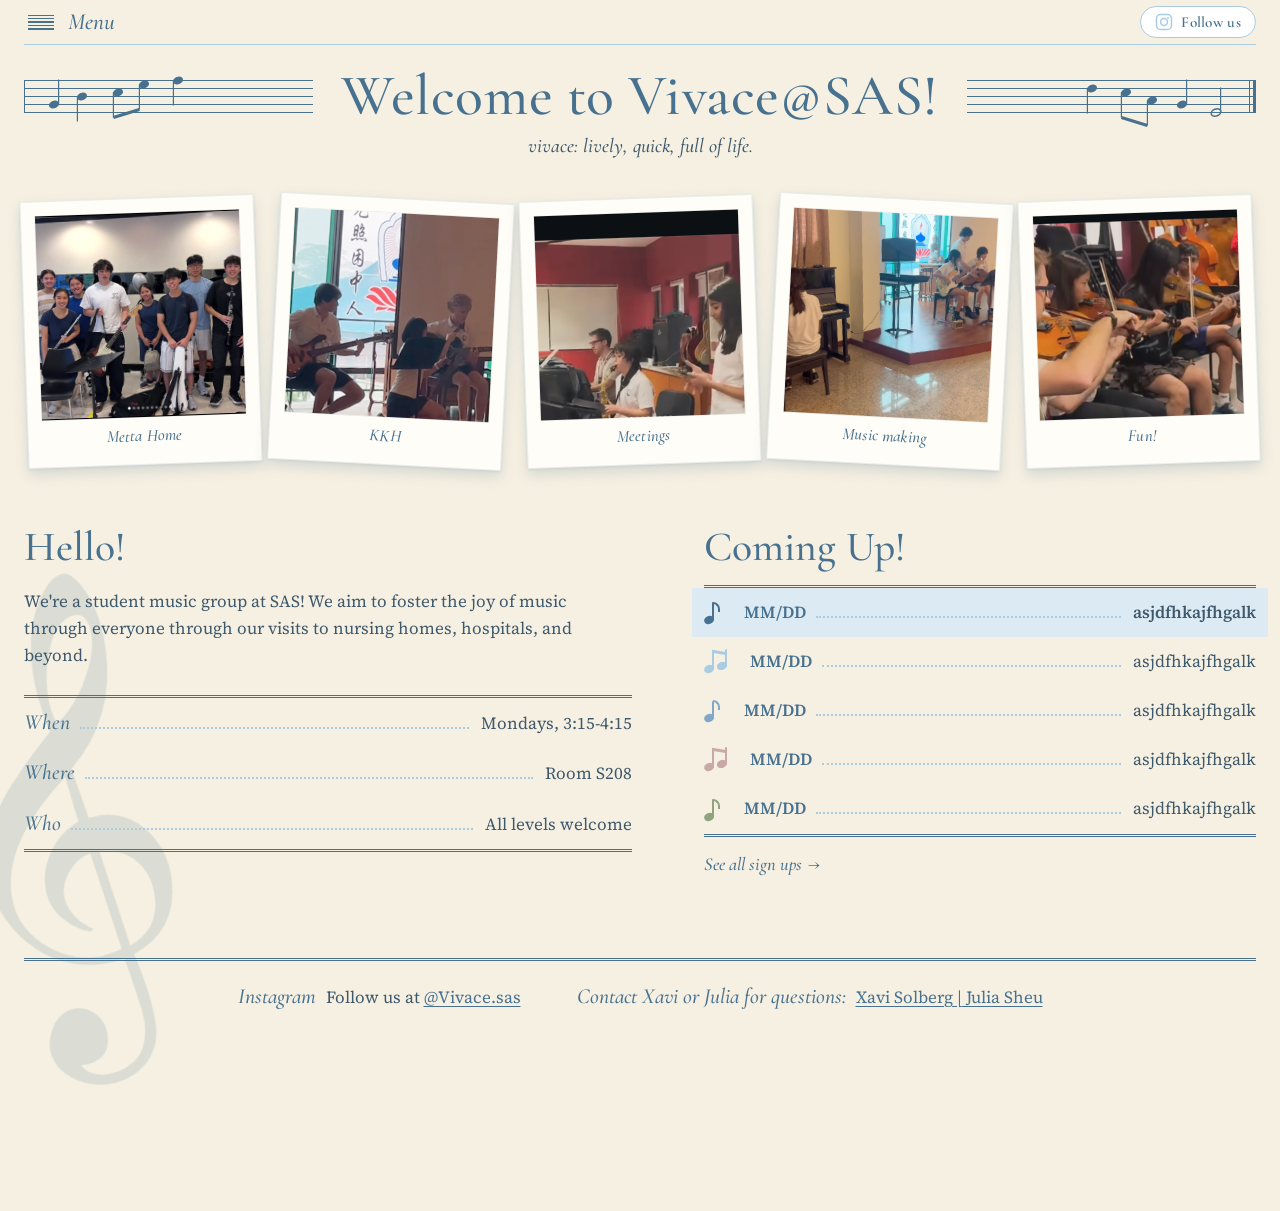
<file: index.html>
<!DOCTYPE html>
<html lang="en">
<head>
    <meta charset="UTF-8">
    <meta name="viewport" content="width=device-width, initial-scale=1.0">
    <title>Vivace@SAS</title>
    <meta name="description" content="Vivace@SAS is a student music group. Find rehearsals, upcoming events and how to join.">
    <meta property="og:title" content="Vivace@SAS">
    <meta property="og:description" content="Find rehearsals, upcoming events and how to join.">
    <link rel="icon" href="data:image/svg+xml,<svg xmlns=%22http://www.w3.org/2000/svg%22 viewBox=%220 0 100 100%22><text y=%22.9em%22 font-size=%2290%22>♪</text></svg>">
    <link rel="preconnect" href="https://fonts.googleapis.com">
    <link rel="preconnect" href="https://fonts.gstatic.com" crossorigin>
    <link href="https://fonts.googleapis.com/css2?family=Cormorant+Garamond:ital,wght@0,500;0,600;1,500&family=Source+Serif+4:ital,wght@0,400;0,600;1,400&display=swap" rel="stylesheet">
    <link rel="stylesheet" href="styles.css">
    <script src="script.js" defer></script>
</head>
<body class="home">
    <a class="skip" href="#main">Skip to content</a>

    <div class="page">

        <nav class="site-nav" aria-label="Main">
            <div class="menu-wrap">
                <button class="menu-btn" aria-expanded="false" aria-controls="menu">
                    <span class="bars" aria-hidden="true">
                        <span></span><span></span><span></span><span></span><span></span>
                        <span></span><span></span>
                    </span>
                    Menu
                </button>
                <ul class="menu" id="menu" hidden>
                    <li><a href="index.html" aria-current="page">Home</a></li>
                    <li><a href="about.html">About Us</a></li>
                    <li><a href="signups.html">Sign Ups</a></li>
                    <li><a href="forms.html">Forms</a></li>
                    <li><a href="rec.html">Resources</a></li>
                </ul>
            </div>
                        <a class="nav-follow" href="https://www.instagram.com/vivace.sas" target="_blank" rel="noopener noreferrer">
            <svg class="ig-icon" viewBox="0 0 24 24" width="18" height="18" aria-hidden="true" focusable="false">
            <rect x="2" y="2" width="20" height="20" rx="5.5" fill="none" stroke="currentColor" stroke-width="2"/>
            <circle cx="12" cy="12" r="4.6" fill="none" stroke="currentColor" stroke-width="2"/>
            <circle cx="17.4" cy="6.6" r="1.4" fill="currentColor"/>
            </svg>
            <span class="follow-label">Follow us</span>
            </a>
        </nav>

        <header class="masthead">
            <div class="title-staff">
                <!-- Decorative: the first half of a melody, on a staff that runs into the title -->
                <div class="staff left" aria-hidden="true">
                    <svg viewBox="0 0 160 33" focusable="false" fill="currentColor" stroke="currentColor" stroke-width="1.2">
                        <g class="n" style="--i:0">
                            <ellipse cx="14" cy="24.5" rx="5.2" ry="3.8" stroke="none" transform="rotate(-20 14 24.5)"/>
                            <line x1="18.6" y1="24" x2="18.6" y2="-0.5"/>
                        </g>
                        <g class="n" style="--i:1">
                            <ellipse cx="42" cy="16.5" rx="5.2" ry="3.8" stroke="none" transform="rotate(-20 42 16.5)"/>
                            <line x1="37.4" y1="16.5" x2="37.4" y2="41.5"/>
                        </g>
                        <g class="n" style="--i:2">
                            <ellipse cx="78" cy="12.5" rx="5.2" ry="3.8" stroke="none" transform="rotate(-20 78 12.5)"/>
                            <line x1="73.4" y1="12.5" x2="73.4" y2="37.5"/>
                        </g>
                        <g class="n" style="--i:3">
                            <ellipse cx="104" cy="4.5" rx="5.2" ry="3.8" stroke="none" transform="rotate(-20 104 4.5)"/>
                            <line x1="99.4" y1="4.5" x2="99.4" y2="29.5"/>
                            <line x1="73.4" y1="37.5" x2="99.4" y2="29.5" stroke-width="3.2"/>
                        </g>
                        <g class="n" style="--i:4">
                            <ellipse cx="138" cy="0.5" rx="5.2" ry="3.8" stroke="none" transform="rotate(-20 138 0.5)"/>
                            <line x1="133.4" y1="0.5" x2="133.4" y2="25.5"/>
                        </g>
                    </svg>
                </div>

                <h1>Welcome to Vivace@SAS!</h1>

                <!-- ...and the second half, resolving on a half note -->
                <div class="staff right" aria-hidden="true">
                    <svg viewBox="0 0 160 33" focusable="false" fill="currentColor" stroke="currentColor" stroke-width="1.2">
                        <g class="n" style="--i:5">
                            <ellipse cx="16" cy="8.5" rx="5.2" ry="3.8" stroke="none" transform="rotate(-20 16 8.5)"/>
                            <line x1="11.4" y1="8.5" x2="11.4" y2="33.5"/>
                        </g>
                        <g class="n" style="--i:6">
                            <ellipse cx="50" cy="12.5" rx="5.2" ry="3.8" stroke="none" transform="rotate(-20 50 12.5)"/>
                            <line x1="45.4" y1="12.5" x2="45.4" y2="37.5"/>
                        </g>
                        <g class="n" style="--i:7">
                            <ellipse cx="76" cy="20.5" rx="5.2" ry="3.8" stroke="none" transform="rotate(-20 76 20.5)"/>
                            <line x1="71.4" y1="20.5" x2="71.4" y2="45.5"/>
                            <line x1="45.4" y1="37.5" x2="71.4" y2="45.5" stroke-width="3.2"/>
                        </g>
                        <g class="n" style="--i:8">
                            <ellipse cx="106" cy="24.5" rx="5.2" ry="3.8" stroke="none" transform="rotate(-20 106 24.5)"/>
                            <line x1="110.6" y1="24" x2="110.6" y2="-0.5"/>
                        </g>
                        <g class="n" style="--i:9">
                            <ellipse cx="140" cy="32.5" rx="5" ry="3.5" fill="none" stroke-width="1.5" transform="rotate(-20 140 32.5)"/>
                            <line x1="144.6" y1="32" x2="144.6" y2="7.5"/>
                        </g>
                    </svg>
                </div>
            </div>
            <p class="tempo">vivace: lively, quick, full of life.</p>
        </header>

        <main id="main">
            <ul class="pics">
                <!-- data-caption shows a polaroid-style caption under each photo -->
                <li data-caption="Metta Home"><img src="photos/hp_photots/1.png" alt="Vivace members rehearsing and performing together (photo 1)"></li>
                <li data-caption="KKH"><img src="photos/hp_photots/2.png" alt="Vivace members rehearsing and performing together (photo 2)"></li>
                <li data-caption="Meetings"><img src="photos/hp_photots/4.png" alt="Vivace members rehearsing and performing together (photo 3)"></li>
                <li data-caption="Music making"><img src="photos/hp_photots/3.png" alt="Vivace members rehearsing and performing together (photo 4)"></li>
                <li data-caption="Fun!"><img src="photos/hp_photots/5.png" alt="Vivace members rehearsing and performing together (photo 5)"></li>
            </ul>

            <div class="bottom">
                <section class="comingup hello">
                    <h2 class="section-title">Hello!</h2>
                    <!-- Placeholder copy: edit to match what the club really does -->
                    <p>We're a student music group at SAS! We aim to foster the joy of music through everyone through our visits to nursing homes, hospitals, and beyond.</p>
                    <!-- Placeholder details: fill in your real day, time and room -->
                    <dl class="details">
                        <div><dt>When</dt><dd>Mondays, 3:15-4:15</dd></div>
                        <div><dt>Where</dt><dd>Room S208</dd></div>
                        <div><dt>Who</dt><dd>All levels welcome</dd></div>
                    </dl>
                    
                </section>

                <section class="comingup">
                    <h2 class="section-title">Coming Up!</h2>
                    <!-- When you add real dates, wrap each in <time datetime="2026-11-05">11/05</time> -->
                    <ul>
                        <li class="next"><span class="note-bullet eighth" style="--ink: #47718F" aria-hidden="true"><i></i></span><span class="date"><span class="sr-only">Next event: </span>MM/DD</span><span class="what">asjdfhkajfhgalk</span></li>
                        <li><span class="note-bullet beamed" style="--ink: #A9CCE3" aria-hidden="true"><i></i><b></b></span><span class="date">MM/DD</span><span class="what">asjdfhkajfhgalk</span></li>
                        <li><span class="note-bullet eighth" style="--ink: #7FA8C9" aria-hidden="true"><i></i></span><span class="date">MM/DD</span><span class="what">asjdfhkajfhgalk</span></li>
                        <li><span class="note-bullet beamed" style="--ink: #C9A9A6" aria-hidden="true"><i></i><b></b></span><span class="date">MM/DD</span><span class="what">asjdfhkajfhgalk</span></li>
                        <li><span class="note-bullet eighth" style="--ink: #8FA37E" aria-hidden="true"><i></i></span><span class="date">MM/DD</span><span class="what">asjdfhkajfhgalk</span></li>
                    </ul>
                    <a class="see-signups" href="signups.html">See all sign ups <span aria-hidden="true">&rarr;</span></a>
                </section>
            </div>
        </main>

        <footer class="site-footer">
            <div class="footer-cols">
                <div>
                    <h3>Instagram</h3>
                    <p>Follow us at <a href="https://www.instagram.com/vivace.sas">@Vivace.sas</a></p>
                </div>
                <div>
                    <h3>Contact Xavi or Julia for questions:</h3>
                    <p><a href="https://mail.google.com/mail/?view=cm&to=solberg49314@sas.edu.sg" target="_blank" rel="noopener noreferrer">Xavi Solberg   |</a><a href="https://mail.google.com/mail/?view=cm&to=sheu49085@sas.edu.sg" target="_blank" rel="noopener noreferrer">  Julia Sheu</a></p>
                </div>
            </div>
        </footer>

        <!-- Decorative: faint treble clef in the bottom-left corner of the page -->
        <div class="treble-clef" aria-hidden="true"></div>

    </div>
</body>
</html>
</file>
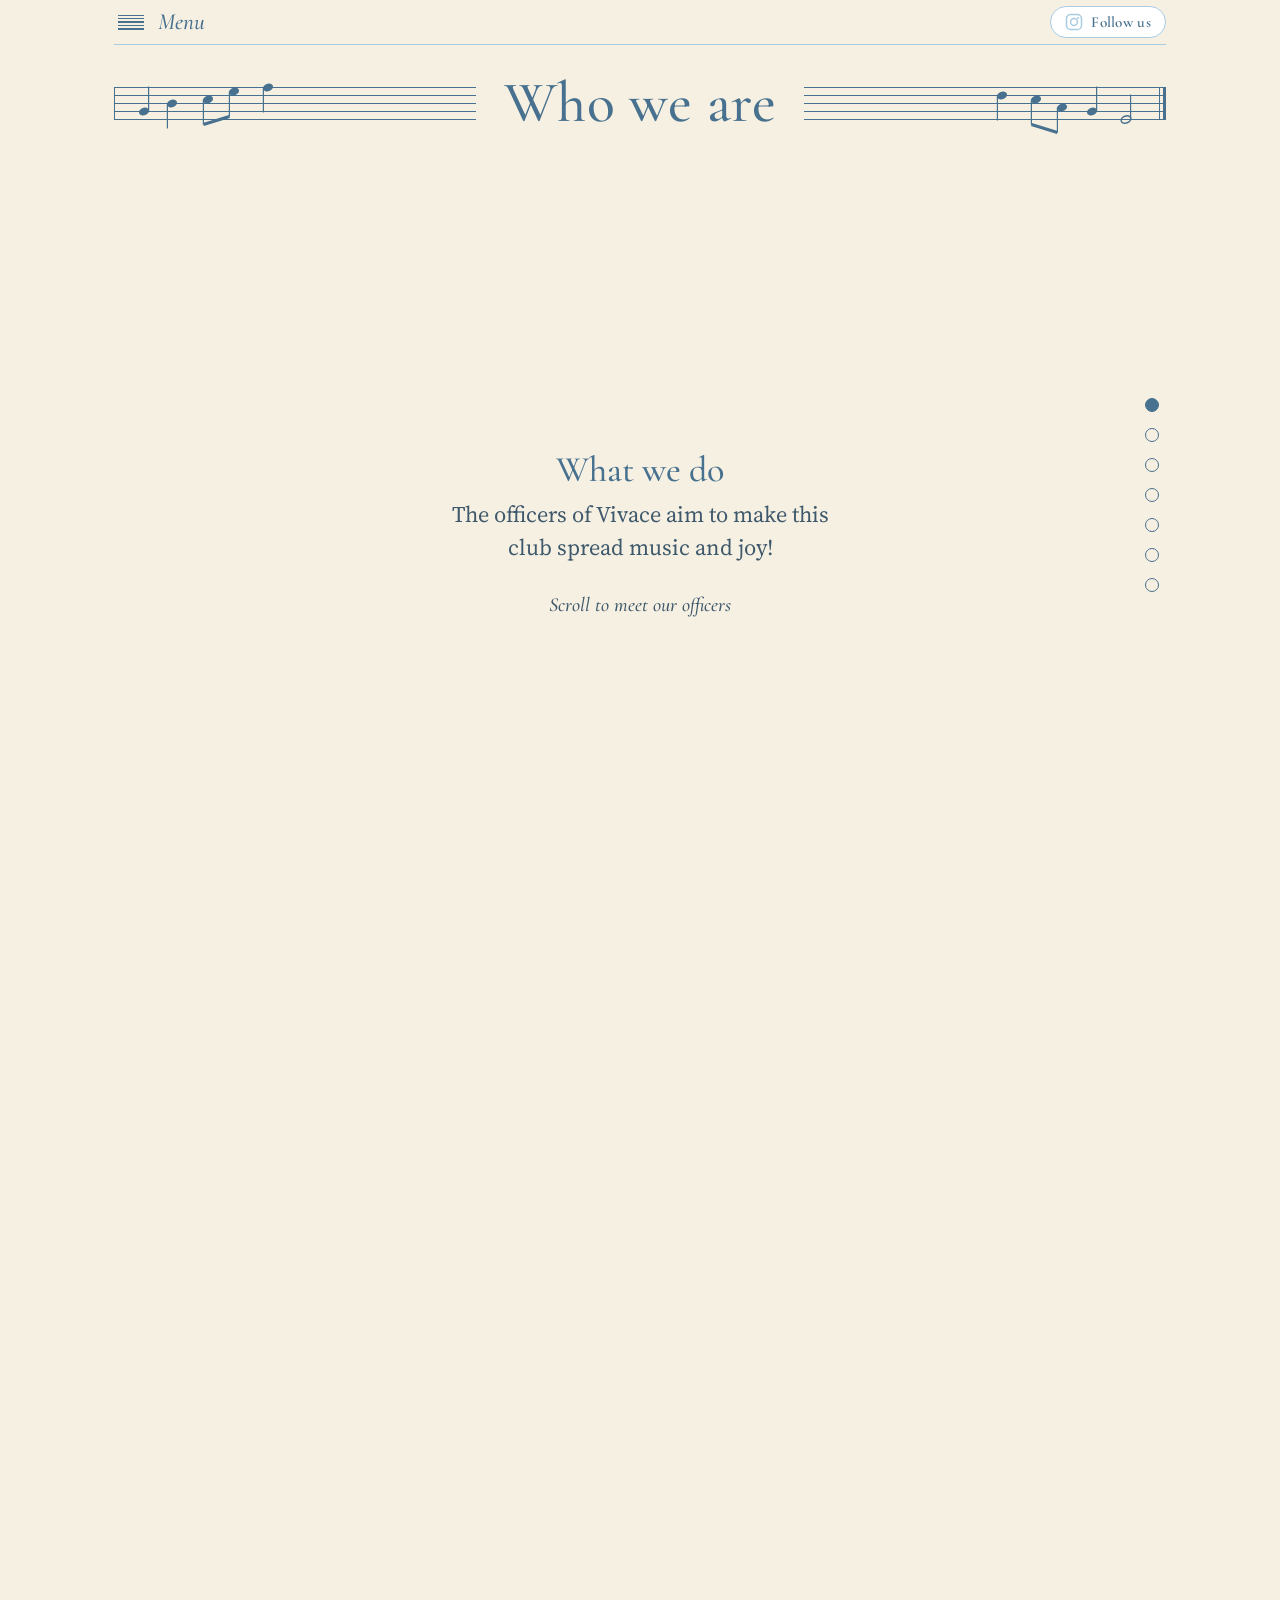
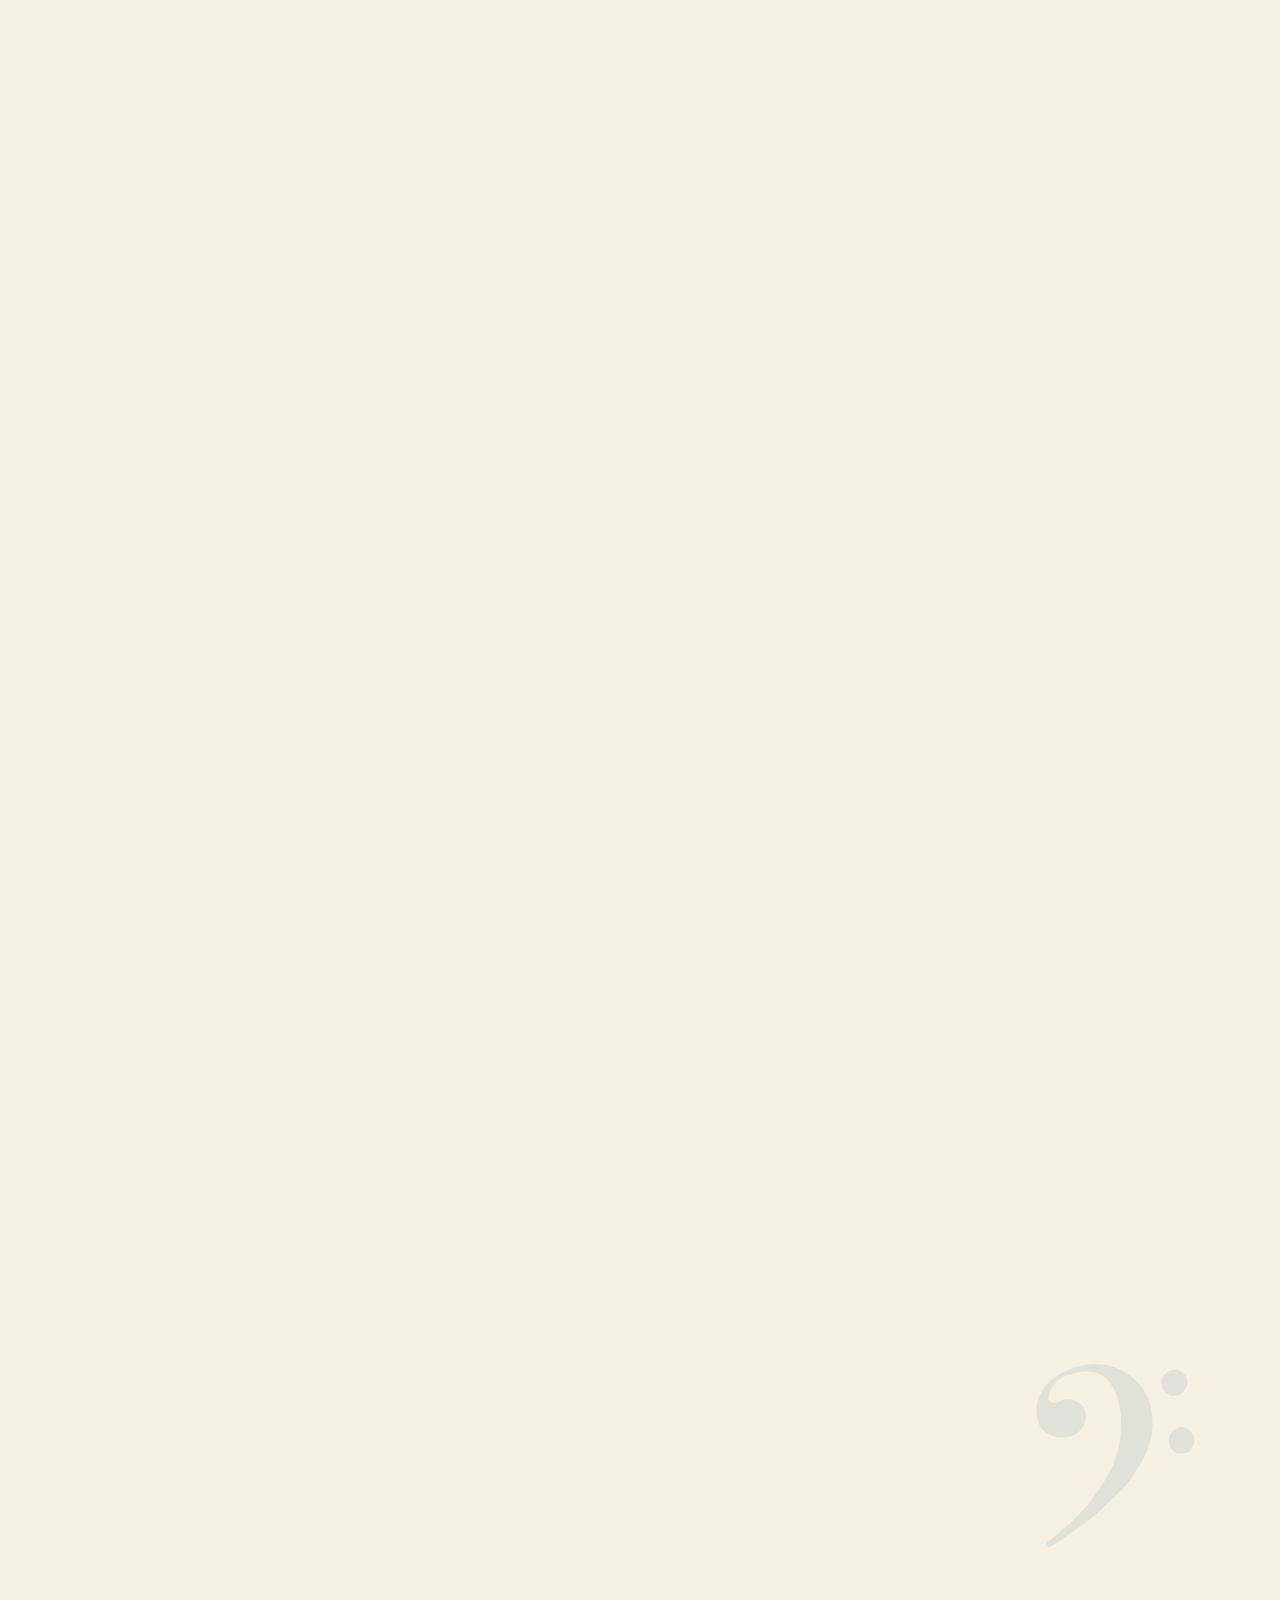
<file: about.html>
<!DOCTYPE html>
<html lang="en">
<head>
    <meta charset="UTF-8">
    <meta name="viewport" content="width=device-width, initial-scale=1.0">
    <meta name="description" content="Meet the Vivace@SAS officers and learn what our student music club does throughout the year.">
    <title>Who We Are | Vivace@SAS</title>
    <link rel="icon" href="data:image/svg+xml,<svg xmlns=%22http://www.w3.org/2000/svg%22 viewBox=%220 0 100 100%22><text y=%22.9em%22 font-size=%2290%22>%E2%99%AC</text></svg>">
    <link rel="preconnect" href="https://fonts.googleapis.com">
    <link rel="preconnect" href="https://fonts.gstatic.com" crossorigin>
    <link href="https://fonts.googleapis.com/css2?family=Cormorant+Garamond:ital,wght@0,500;0,600;1,500&family=Source+Serif+4:ital,wght@0,400;0,600;1,400&display=swap" rel="stylesheet">
    <link rel="stylesheet" href="styles.css">
    <script src="script.js" defer></script>
</head>
<body class="about">
    <a class="skip" href="#main">Skip to content</a>

    <div class="page">

        <nav class="site-nav" aria-label="Main">
            <div class="menu-wrap">
                <button class="menu-btn" aria-expanded="false" aria-controls="menu">
                    <span class="bars" aria-hidden="true">
                        <span></span><span></span><span></span><span></span><span></span>
                        <span></span><span></span>
                    </span>
                    Menu
                </button>
                <ul class="menu" id="menu" hidden>
                    <li><a href="index.html">Home</a></li>
                    <li><a href="about.html" aria-current="page">About Us</a></li>
                    <li><a href="signups.html">Sign Ups</a></li>
                    <li><a href="forms.html">Forms</a></li>
                    <li><a href="rec.html">Resources</a></li>
                </ul>
            </div>
                        <a class="nav-follow" href="https://www.instagram.com/vivace.sas" target="_blank" rel="noopener noreferrer">
            <svg class="ig-icon" viewBox="0 0 24 24" width="18" height="18" aria-hidden="true" focusable="false">
            <rect x="2" y="2" width="20" height="20" rx="5.5" fill="none" stroke="currentColor" stroke-width="2"/>
            <circle cx="12" cy="12" r="4.6" fill="none" stroke="currentColor" stroke-width="2"/>
            <circle cx="17.4" cy="6.6" r="1.4" fill="currentColor"/>
            </svg>
            <span class="follow-label">Follow us</span>
            </a>
        </nav>

        <main id="main">
        <!-- Scrolling display: the first frame is "What we do", then one frame per officer.
             The frames swap in the same spot as you scroll (see script.js). -->
        <div class="scene">
          <div class="stage">
            <header class="masthead">
            <div class="title-staff">
                   <div class="staff left" aria-hidden="true">
                    <svg viewBox="0 0 160 33" focusable="false" fill="currentColor" stroke="currentColor" stroke-width="1.2">
                        <g class="n" style="--i:0">
                            <ellipse cx="14" cy="24.5" rx="5.2" ry="3.8" stroke="none" transform="rotate(-20 14 24.5)"/>
                            <line x1="18.6" y1="24" x2="18.6" y2="-0.5"/>
                        </g>
                        <g class="n" style="--i:1">
                            <ellipse cx="42" cy="16.5" rx="5.2" ry="3.8" stroke="none" transform="rotate(-20 42 16.5)"/>
                            <line x1="37.4" y1="16.5" x2="37.4" y2="41.5"/>
                        </g>
                        <g class="n" style="--i:2">
                            <ellipse cx="78" cy="12.5" rx="5.2" ry="3.8" stroke="none" transform="rotate(-20 78 12.5)"/>
                            <line x1="73.4" y1="12.5" x2="73.4" y2="37.5"/>
                        </g>
                        <g class="n" style="--i:3">
                            <ellipse cx="104" cy="4.5" rx="5.2" ry="3.8" stroke="none" transform="rotate(-20 104 4.5)"/>
                            <line x1="99.4" y1="4.5" x2="99.4" y2="29.5"/>
                            <line x1="73.4" y1="37.5" x2="99.4" y2="29.5" stroke-width="3.2"/>
                        </g>
                        <g class="n" style="--i:4">
                            <ellipse cx="138" cy="0.5" rx="5.2" ry="3.8" stroke="none" transform="rotate(-20 138 0.5)"/>
                            <line x1="133.4" y1="0.5" x2="133.4" y2="25.5"/>
                        </g>
                    </svg>
                </div>

                <h1>Who we are</h1>
                   <div class="staff right" aria-hidden="true">
                    <svg viewBox="0 0 160 33" focusable="false" fill="currentColor" stroke="currentColor" stroke-width="1.2">
                        <g class="n" style="--i:5">
                            <ellipse cx="16" cy="8.5" rx="5.2" ry="3.8" stroke="none" transform="rotate(-20 16 8.5)"/>
                            <line x1="11.4" y1="8.5" x2="11.4" y2="33.5"/>
                        </g>
                        <g class="n" style="--i:6">
                            <ellipse cx="50" cy="12.5" rx="5.2" ry="3.8" stroke="none" transform="rotate(-20 50 12.5)"/>
                            <line x1="45.4" y1="12.5" x2="45.4" y2="37.5"/>
                        </g>
                        <g class="n" style="--i:7">
                            <ellipse cx="76" cy="20.5" rx="5.2" ry="3.8" stroke="none" transform="rotate(-20 76 20.5)"/>
                            <line x1="71.4" y1="20.5" x2="71.4" y2="45.5"/>
                            <line x1="45.4" y1="37.5" x2="71.4" y2="45.5" stroke-width="3.2"/>
                        </g>
                        <g class="n" style="--i:8">
                            <ellipse cx="106" cy="24.5" rx="5.2" ry="3.8" stroke="none" transform="rotate(-20 106 24.5)"/>
                            <line x1="110.6" y1="24" x2="110.6" y2="-0.5"/>
                        </g>
                        <g class="n" style="--i:9">
                            <ellipse cx="140" cy="32.5" rx="5" ry="3.5" fill="none" stroke-width="1.5" transform="rotate(-20 140 32.5)"/>
                            <line x1="144.6" y1="32" x2="144.6" y2="7.5"/>
                        </g>
                    </svg>
                </div>
            </div>
        </header>

            <div class="frames">
            <div class="frame frame-intro" data-label="What we do">
                <div>
                    <h2 class="section-title">What we do</h2>
                    <p class="lead">The officers of Vivace aim to make this club spread music and joy!</p>
                    <p class="scroll-hint">Scroll to meet our officers</p>
                </div>
            </div>

            <!-- "flip" puts the photo on the right. -->
            <div class="frame" data-label="Officer 1">
                <article class="officer">
                    <figure class="photo"><img src="photos/xavi.png" alt="Portrait of Xavi Solberg"></figure>
                    <div class="text">
                        <h2>Xavi Solberg</h2>
                        <p class="role">President</p>
                        <p class="bio">Hello, I'm Xavi and I play the electric guitar.</p>
                    </div>
                </article>
            </div>
            <div class="frame" data-label="Officer 2">
                <article class="officer flip">
                    <figure class="photo photo-kaitlyn"><img src="photos/kaitlyn.jpg" alt="Portrait of Kaitlyn Yoon"></figure>
                    <div class="text">
                        <h2>Kaitlyn Yoon</h2>
                        <p class="role">Vice President</p>
                        <p class="bio">Hi! I'm Kaitlyn and I play the viola.</p>
                    </div>
                </article>
            </div>
            <div class="frame" data-label="Officer 3">
                <article class="officer">
                    <figure class="photo"><img src="photos/ethan.png" alt="Portrait of Ethan Gu"></figure>
                    <div class="text">
                        <h2>Ethan Gu</h2>
                        <p class="role">Secretary</p>
                        <p class="bio">Hi, I'm Ethan and I play the violin</p>
                    </div>
                </article>
            </div>
            <div class="frame" data-label="Officer 4">
                <article class="officer flip">
                    <figure class="photo"><img src="photos/javan.jpg" alt="Portrait of Javan Tsang"></figure>
                    <div class="text">
                        <h2>Javan Tsang</h2>
                        <p class="role">Officer</p>
                        <p class="bio">Hi I'm Javan I play the clarinet</p>
                    </div>
                </article>
            </div>
            <div class="frame" data-label="Officer 5">
                <article class="officer">
                    <figure class="photo"><img src="photos/julia.png" alt="Portrait of Julia Sheu"></figure>
                    <div class="text">
                        <h2>Julia Sheu</h2>
                        <p class="role">Media Manager</p>
                        <p class="bio">Hi! I'm Julia and I play the violin. I also like to dance and doomscroll.</p>
                    </div>
                </article>
            </div>
            <div class="frame" data-label="Officer 6">
                <article class="officer flip">
                    <figure class="photo"><img src="photos/lydia.jpg" alt="Portrait of Lydia Huang"></figure>
                    <div class="text">
                        <h2>Lydia Huang</h2>
                        <p class="role">Logistics</p>
                        <p class="bio">Hello! I'm Lydia and I play the cello.</p>
                    </div>
                </article>
            </div>
            </div>
          </div>
        </div>
        </main>

        <footer class="site-footer">
            <div class="footer-cols">
                <div>
                    <h3>Instagram</h3>
                    <p>Follow us at <a href="https://www.instagram.com/vivace.sas">@Vivace.sas</a></p>
                </div>
                <div>
                    <h3>Contact Xavi or Julia for questions:</h3>
                    <p><a href="https://mail.google.com/mail/?view=cm&to=solberg49314@sas.edu.sg" target="_blank" rel="noopener noreferrer">Xavi Solberg   |</a><a href="https://mail.google.com/mail/?view=cm&to=sheu49085@sas.edu.sg" target="_blank" rel="noopener noreferrer">  Julia Sheu</a></p>
                </div>
            </div>
        </footer>

        <div class="page-clef page-clef--bass" aria-hidden="true"></div>

    </div>
</body>
</html>
</file>
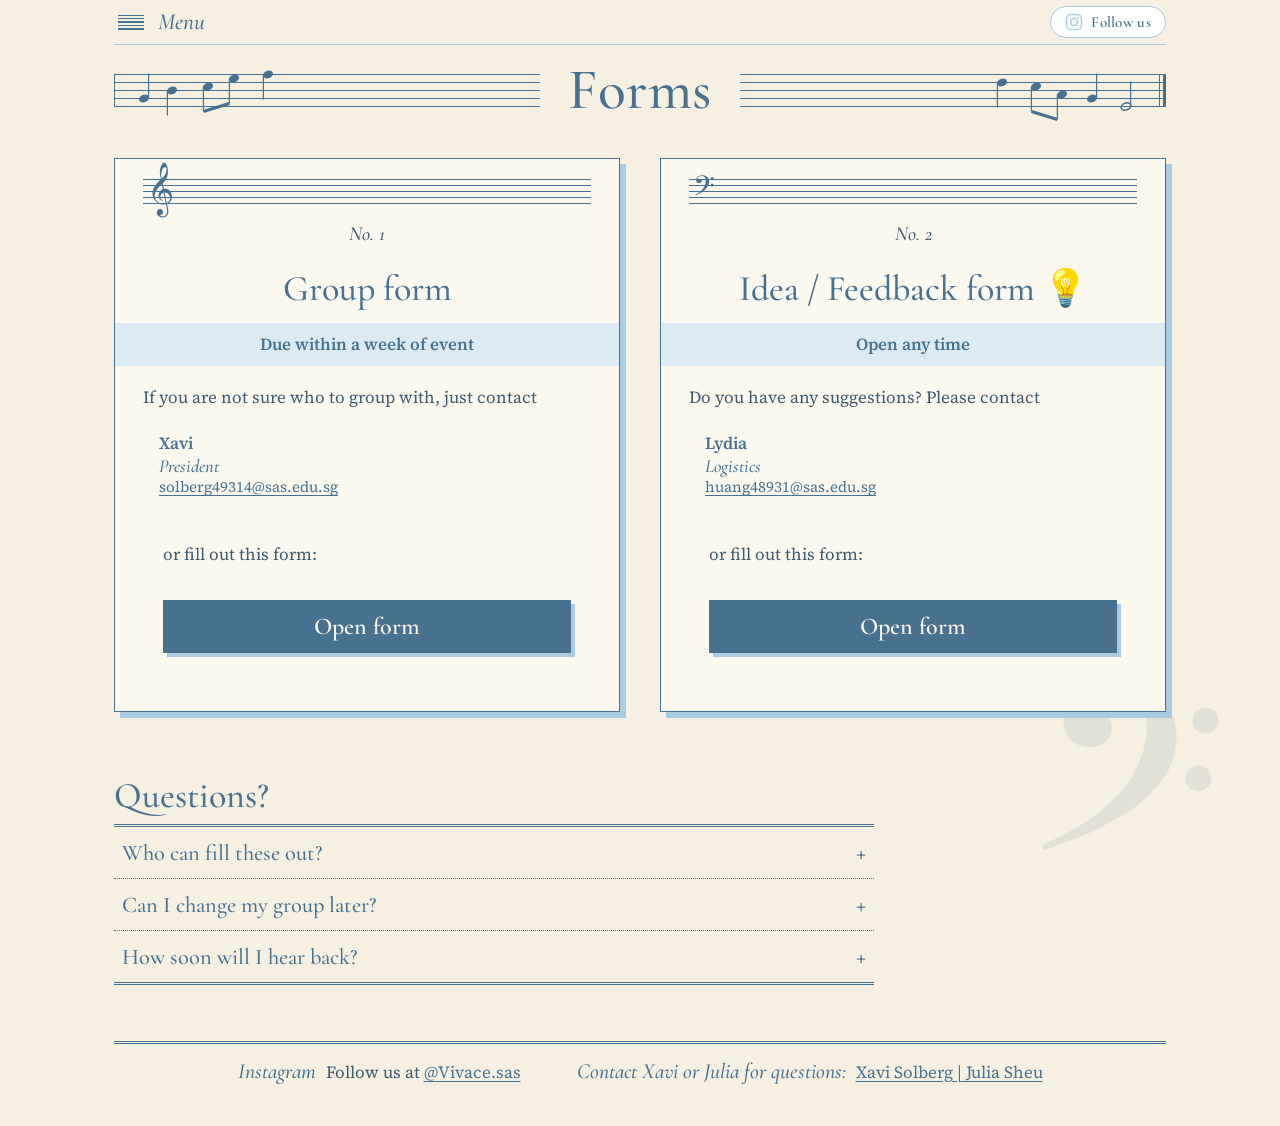
<file: forms.html>
<!DOCTYPE html>
<html lang="en">
<head>
    <meta charset="UTF-8">
    <meta name="viewport" content="width=device-width, initial-scale=1.0">
    <meta name="description" content="Permission forms and paperwork for Vivace@SAS events and rehearsals.">
    <title>Forms | Vivace@SAS</title>
    <link rel="icon" href="data:image/svg+xml,<svg xmlns=%22http://www.w3.org/2000/svg%22 viewBox=%220 0 100 100%22><text y=%22.9em%22 font-size=%2290%22>%E2%9C%8F%EF%B8%8F</text></svg>">
    <link rel="preconnect" href="https://fonts.googleapis.com">
    <link rel="preconnect" href="https://fonts.gstatic.com" crossorigin>
    <link href="https://fonts.googleapis.com/css2?family=Cormorant+Garamond:ital,wght@0,500;0,600;1,500&family=Source+Serif+4:ital,wght@0,400;0,600;1,400&display=swap" rel="stylesheet">
    <link rel="stylesheet" href="styles.css">
    <script src="script.js" defer></script>
</head>
<body class="forms">
    <a class="skip" href="#main">Skip to content</a>

    <div class="page">

        <nav class="site-nav" aria-label="Main">
            <div class="menu-wrap">
                <button class="menu-btn" aria-expanded="false" aria-controls="menu">
                    <span class="bars" aria-hidden="true">
                        <span></span><span></span><span></span><span></span><span></span>
                        <span></span><span></span>
                    </span>
                    Menu
                </button>
                <ul class="menu" id="menu" hidden>
                    <li><a href="index.html">Home</a></li>
                    <li><a href="about.html">About Us</a></li>
                    <li><a href="signups.html">Sign Ups</a></li>
                    <li><a href="forms.html" aria-current="page">Forms</a></li>
                    <li><a href="rec.html">Resources</a></li>
                </ul>
            </div>
                        <a class="nav-follow" href="https://www.instagram.com/vivace.sas" target="_blank" rel="noopener noreferrer">
            <svg class="ig-icon" viewBox="0 0 24 24" width="18" height="18" aria-hidden="true" focusable="false">
            <rect x="2" y="2" width="20" height="20" rx="5.5" fill="none" stroke="currentColor" stroke-width="2"/>
            <circle cx="12" cy="12" r="4.6" fill="none" stroke="currentColor" stroke-width="2"/>
            <circle cx="17.4" cy="6.6" r="1.4" fill="currentColor"/>
            </svg>
            <span class="follow-label">Follow us</span>
            </a>
        </nav>

        <header class="masthead">
            <div class="title-staff">
                <!-- Decorative: the first half of a melody, on a staff that runs into the title -->
                <div class="staff left" aria-hidden="true">
                    <svg viewBox="0 0 160 33" focusable="false" fill="currentColor" stroke="currentColor" stroke-width="1.2">
                        <g class="n" style="--i:0">
                            <ellipse cx="14" cy="24.5" rx="5.2" ry="3.8" stroke="none" transform="rotate(-20 14 24.5)"/>
                            <line x1="18.6" y1="24" x2="18.6" y2="-0.5"/>
                        </g>
                        <g class="n" style="--i:1">
                            <ellipse cx="42" cy="16.5" rx="5.2" ry="3.8" stroke="none" transform="rotate(-20 42 16.5)"/>
                            <line x1="37.4" y1="16.5" x2="37.4" y2="41.5"/>
                        </g>
                        <g class="n" style="--i:2">
                            <ellipse cx="78" cy="12.5" rx="5.2" ry="3.8" stroke="none" transform="rotate(-20 78 12.5)"/>
                            <line x1="73.4" y1="12.5" x2="73.4" y2="37.5"/>
                        </g>
                        <g class="n" style="--i:3">
                            <ellipse cx="104" cy="4.5" rx="5.2" ry="3.8" stroke="none" transform="rotate(-20 104 4.5)"/>
                            <line x1="99.4" y1="4.5" x2="99.4" y2="29.5"/>
                            <line x1="73.4" y1="37.5" x2="99.4" y2="29.5" stroke-width="3.2"/>
                        </g>
                        <g class="n" style="--i:4">
                            <ellipse cx="138" cy="0.5" rx="5.2" ry="3.8" stroke="none" transform="rotate(-20 138 0.5)"/>
                            <line x1="133.4" y1="0.5" x2="133.4" y2="25.5"/>
                        </g>
                    </svg>
                </div>

                <h1>Forms</h1>

                <!-- ...and the second half, resolving on a half note -->
                <div class="staff right" aria-hidden="true">
                    <svg viewBox="0 0 160 33" focusable="false" fill="currentColor" stroke="currentColor" stroke-width="1.2">
                        <g class="n" style="--i:5">
                            <ellipse cx="16" cy="8.5" rx="5.2" ry="3.8" stroke="none" transform="rotate(-20 16 8.5)"/>
                            <line x1="11.4" y1="8.5" x2="11.4" y2="33.5"/>
                        </g>
                        <g class="n" style="--i:6">
                            <ellipse cx="50" cy="12.5" rx="5.2" ry="3.8" stroke="none" transform="rotate(-20 50 12.5)"/>
                            <line x1="45.4" y1="12.5" x2="45.4" y2="37.5"/>
                        </g>
                        <g class="n" style="--i:7">
                            <ellipse cx="76" cy="20.5" rx="5.2" ry="3.8" stroke="none" transform="rotate(-20 76 20.5)"/>
                            <line x1="71.4" y1="20.5" x2="71.4" y2="45.5"/>
                            <line x1="45.4" y1="37.5" x2="71.4" y2="45.5" stroke-width="3.2"/>
                        </g>
                        <g class="n" style="--i:8">
                            <ellipse cx="106" cy="24.5" rx="5.2" ry="3.8" stroke="none" transform="rotate(-20 106 24.5)"/>
                            <line x1="110.6" y1="24" x2="110.6" y2="-0.5"/>
                        </g>
                        <g class="n" style="--i:9">
                            <ellipse cx="140" cy="32.5" rx="5" ry="3.5" fill="none" stroke-width="1.5" transform="rotate(-20 140 32.5)"/>
                            <line x1="144.6" y1="32" x2="144.6" y2="7.5"/>
                        </g>
                    </svg>
                </div>
            </div>
        </header>

        <main id="main">

            <div class="cards">

                <section class="card" aria-labelledby="group-title">
                    <div class="card-staff" aria-hidden="true"></div>
                    <div class="card-body">
                        <p class="card-no">No. 1</p>
                        <h2 class="section-title" id="group-title">Group form</h2>
                        <!-- Placeholder: put the real due date here, or delete this line -->
                        <p class="status">Due within a week of event</p>

                        <p>If you are not sure who to group with, just contact</p>

                        <!-- Replace names, roles and the two XXXX@gmail.com addresses -->
                        <ul class="contacts">
                            <li>
                                <!-- <a href="mailto:solberg49314@sas.edu.sg"> -->
                                    <a href="https://mail.google.com/mail/?view=cm&to=solberg49314@sas.edu.sg" target="_blank" rel="noopener noreferrer">
                                    <span class="who">Xavi</span>
                                    <span class="role">President</span>
                                    <span class="addr">solberg49314@sas.edu.sg</span>
                                </a>
                            </li>

                        </ul>

                        <div class="card-action">
                            <p>or fill out this form:</p>
                            <!-- Replace the link with your real Google Form -->
                            <a class="cta" href="https://docs.google.com/forms/d/e/1FAIpQLSe_S3eQM6trgXt_MGc3D9B3Kbh3GXQCUxBLErE7KHGba6RttA/viewform?usp=publish-editor">Open form</a>
                            <!-- Placeholder: edit or delete -->

                        </div>
                    </div>
                </section>

                <section class="card" aria-labelledby="idea-title">
                    <div class="card-staff" aria-hidden="true"></div>
                    <div class="card-body">
                        <p class="card-no">No. 2</p>
                        <h2 class="section-title" id="idea-title">Idea / Feedback form 💡</h2>
                        <!-- Placeholder: edit or delete -->
                        <p class="status">Open any time</p>

                        <p>Do you have any suggestions? Please contact</p>
                        <!-- Placeholder examples: edit or delete -->
                        <ul class="contacts">
                            <li>
                                <a href="https://mail.google.com/mail/?view=cm&to=huang48931@sas.edu.sg" target="_blank" rel="noopener noreferrer">
                                    <span class="who">Lydia</span>
                                    <span class="role">Logistics</span>
                                    <span class="addr">huang48931@sas.edu.sg</span>
                                </a>
                            </li>

                        </ul>

                        <div class="card-action">
                            <p>or fill out this form:</p>
                            <!-- Replace the link with your real Google Form -->
                            <a class="cta" href="https://docs.google.com/forms/d/e/1FAIpQLSco0WHGo5u8RjjvXXVhaI3oEPU1Nl_aMjhfkmZFgTYpasWcZA/viewform?usp=header">Open form</a>
                            <!-- Placeholder: edit or delete -->

                        </div>
                    </div>
                </section>

            </div>

            <section class="faq" aria-labelledby="faq-title">
                <h2 class="section-title" id="faq-title">Questions?</h2>
                <!-- Placeholder questions and answers: replace with the ones you really get asked -->
                <div class="faq-list">
                    <details>
                        <summary>Who can fill these out?</summary>
                        <p>Anyone in Vivace. Not a member yet? Start on the <a href="signups.html">Sign Ups</a> page.</p>
                    </details>
                    <details>
                        <summary>Can I change my group later?</summary>
                        <p>Yes. Email one of the officers above and we'll update it.</p>
                    </details>
                    <details>
                        <summary>How soon will I hear back?</summary>
                        <p>We'll reply ASAP within a few days.</p>
                    </details>
                </div>
            </section>

        </main>

        <footer class="site-footer">
            <div class="footer-cols">
                <div>
                    <h3>Instagram</h3>
                    <p>Follow us at <a href="https://www.instagram.com/vivace.sas">@Vivace.sas</a></p>
                </div>
                <div>
                    <h3>Contact Xavi or Julia for questions:</h3>
                    <p><a href="https://mail.google.com/mail/?view=cm&to=solberg49314@sas.edu.sg" target="_blank" rel="noopener noreferrer">Xavi Solberg   |</a><a href="https://mail.google.com/mail/?view=cm&to=sheu49085@sas.edu.sg" target="_blank" rel="noopener noreferrer">  Julia Sheu</a></p>
                </div>
            </div>
        </footer>

        <div class="page-clef page-clef--forms-bass" aria-hidden="true"></div>

    </div>
</body>
</html>
</file>
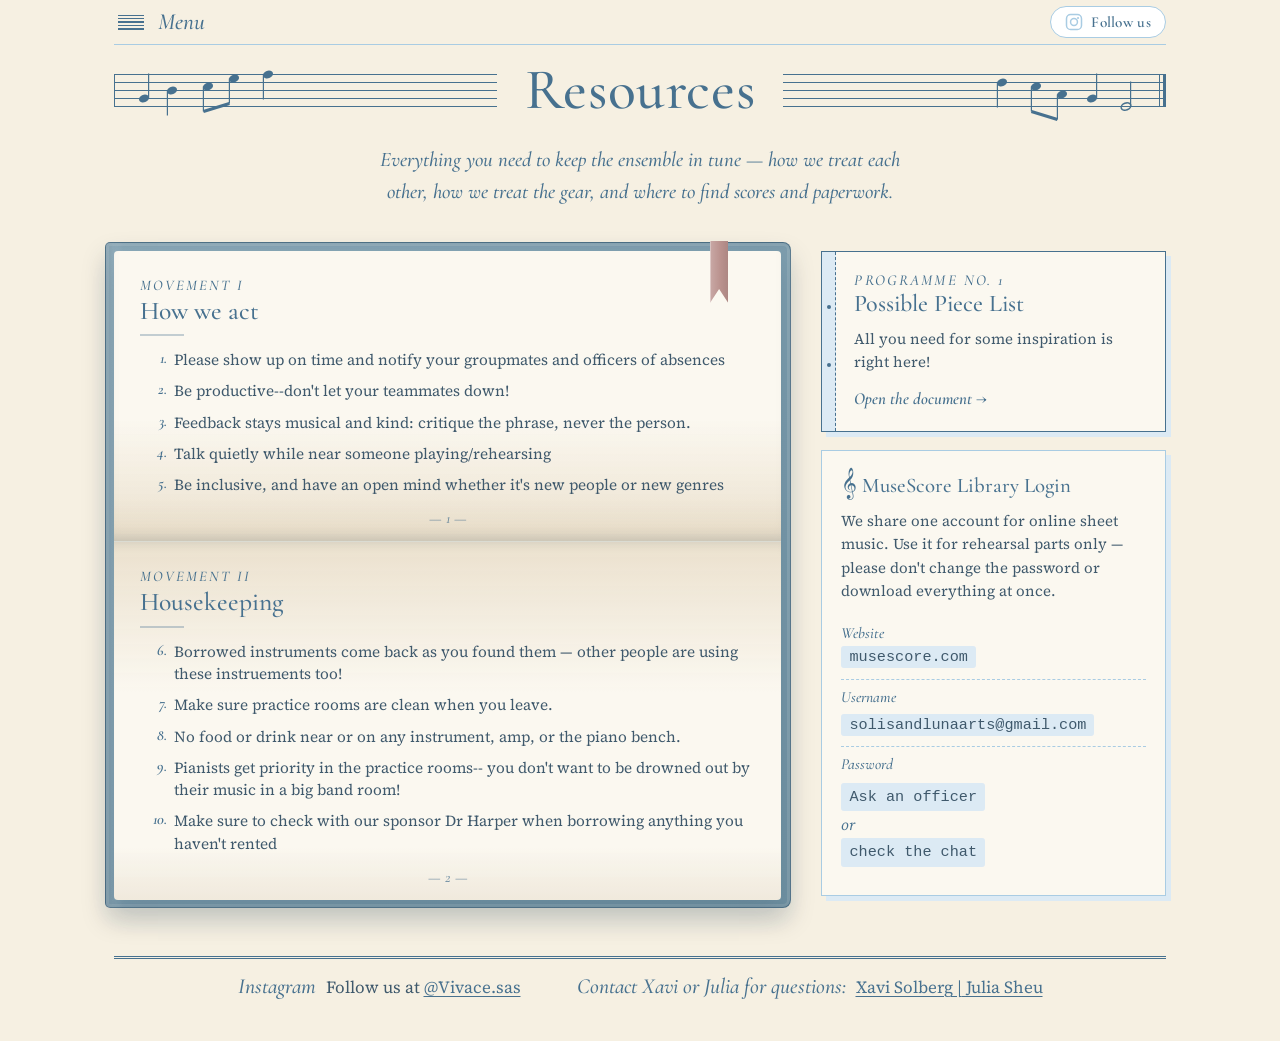
<file: rec.html>
<!DOCTYPE html>
<html lang="en">
<head>
    <meta charset="UTF-8">
    <meta name="viewport" content="width=device-width, initial-scale=1.0">
    <meta name="description" content="Vivace@SAS member resources: ensemble etiquette, instrument and practice-room housekeeping, the club handbook, and where to find your score-library login.">
    <title>Resources | Vivace@SAS</title>
    <link rel="icon" href="data:image/svg+xml,<svg xmlns=%22http://www.w3.org/2000/svg%22 viewBox=%220 0 100 100%22><text y=%22.9em%22 font-size=%2290%22>%E2%99%AB</text></svg>">
    <link rel="preconnect" href="https://fonts.googleapis.com">
    <link rel="preconnect" href="https://fonts.gstatic.com" crossorigin>
    <link href="https://fonts.googleapis.com/css2?family=Cormorant+Garamond:ital,wght@0,500;0,600;1,500&family=Source+Serif+4:ital,wght@0,400;0,600;1,400&display=swap" rel="stylesheet">
    <link rel="stylesheet" href="styles.css">
    <script src="script.js" defer></script>
</head>
<body class="resources">
    <a class="skip" href="#main">Skip to content</a>

    <div class="page">

        <nav class="site-nav" aria-label="Main">
            <div class="menu-wrap">
                <button class="menu-btn" aria-expanded="false" aria-controls="menu">
                    <span class="bars" aria-hidden="true">
                        <span></span><span></span><span></span><span></span><span></span>
                        <span></span><span></span>
                    </span>
                    Menu
                </button>
                <ul class="menu" id="menu" hidden>
                    <li><a href="index.html">Home</a></li>
                    <li><a href="about.html">About Us</a></li>
                    <li><a href="signups.html">Sign Ups</a></li>
                    <li><a href="forms.html">Forms</a></li>
                    <li><a href="rec.html" aria-current="page">Resources</a></li>
                </ul>
            </div>
            <a class="nav-follow" href="https://www.instagram.com/vivace.sas" target="_blank" rel="noopener noreferrer">
                <svg class="ig-icon" viewBox="0 0 24 24" width="18" height="18" aria-hidden="true" focusable="false">
                    <rect x="2" y="2" width="20" height="20" rx="5.5" fill="none" stroke="currentColor" stroke-width="2"/>
                    <circle cx="12" cy="12" r="4.6" fill="none" stroke="currentColor" stroke-width="2"/>
                    <circle cx="17.4" cy="6.6" r="1.4" fill="currentColor"/>
                </svg>
                <span class="follow-label">Follow us</span>
            </a>
        </nav>

        <header class="masthead">
            <div class="title-staff">
                <!-- Decorative: the first half of a melody, on a staff that runs into the title -->
                <div class="staff left" aria-hidden="true">
                    <svg viewBox="0 0 160 33" focusable="false" fill="currentColor" stroke="currentColor" stroke-width="1.2">
                        <g class="n" style="--i:0">
                            <ellipse cx="14" cy="24.5" rx="5.2" ry="3.8" stroke="none" transform="rotate(-20 14 24.5)"/>
                            <line x1="18.6" y1="24" x2="18.6" y2="-0.5"/>
                        </g>
                        <g class="n" style="--i:1">
                            <ellipse cx="42" cy="16.5" rx="5.2" ry="3.8" stroke="none" transform="rotate(-20 42 16.5)"/>
                            <line x1="37.4" y1="16.5" x2="37.4" y2="41.5"/>
                        </g>
                        <g class="n" style="--i:2">
                            <ellipse cx="78" cy="12.5" rx="5.2" ry="3.8" stroke="none" transform="rotate(-20 78 12.5)"/>
                            <line x1="73.4" y1="12.5" x2="73.4" y2="37.5"/>
                        </g>
                        <g class="n" style="--i:3">
                            <ellipse cx="104" cy="4.5" rx="5.2" ry="3.8" stroke="none" transform="rotate(-20 104 4.5)"/>
                            <line x1="99.4" y1="4.5" x2="99.4" y2="29.5"/>
                            <line x1="73.4" y1="37.5" x2="99.4" y2="29.5" stroke-width="3.2"/>
                        </g>
                        <g class="n" style="--i:4">
                            <ellipse cx="138" cy="0.5" rx="5.2" ry="3.8" stroke="none" transform="rotate(-20 138 0.5)"/>
                            <line x1="133.4" y1="0.5" x2="133.4" y2="25.5"/>
                        </g>
                    </svg>
                </div>

                <h1>Resources</h1>

                <!-- ...and the second half, resolving on a half note -->
                <div class="staff right" aria-hidden="true">
                    <svg viewBox="0 0 160 33" focusable="false" fill="currentColor" stroke="currentColor" stroke-width="1.2">
                        <g class="n" style="--i:5">
                            <ellipse cx="16" cy="8.5" rx="5.2" ry="3.8" stroke="none" transform="rotate(-20 16 8.5)"/>
                            <line x1="11.4" y1="8.5" x2="11.4" y2="33.5"/>
                        </g>
                        <g class="n" style="--i:6">
                            <ellipse cx="50" cy="12.5" rx="5.2" ry="3.8" stroke="none" transform="rotate(-20 50 12.5)"/>
                            <line x1="45.4" y1="12.5" x2="45.4" y2="37.5"/>
                        </g>
                        <g class="n" style="--i:7">
                            <ellipse cx="76" cy="20.5" rx="5.2" ry="3.8" stroke="none" transform="rotate(-20 76 20.5)"/>
                            <line x1="71.4" y1="20.5" x2="71.4" y2="45.5"/>
                            <line x1="45.4" y1="37.5" x2="71.4" y2="45.5" stroke-width="3.2"/>
                        </g>
                        <g class="n" style="--i:8">
                            <ellipse cx="106" cy="24.5" rx="5.2" ry="3.8" stroke="none" transform="rotate(-20 106 24.5)"/>
                            <line x1="110.6" y1="24" x2="110.6" y2="-0.5"/>
                        </g>
                        <g class="n" style="--i:9">
                            <ellipse cx="140" cy="32.5" rx="5" ry="3.5" fill="none" stroke-width="1.5" transform="rotate(-20 140 32.5)"/>
                            <line x1="144.6" y1="32" x2="144.6" y2="7.5"/>
                        </g>
                    </svg>
                </div>
            </div>
        </header>

        <main id="main">
            <p class="lead-note">Everything you need to keep the ensemble in tune — how we treat each other,
                how we treat the gear, and where to find scores and paperwork.</p>

            <div class="res-grid">

                <!-- Movement I & II: house rules laid out like an open book -->
                <section class="open-book" aria-label="Member guidelines">
                    <div class="book-ribbon" aria-hidden="true"></div>
                    <div class="book-pages">

                        <article class="book-page page-left" aria-labelledby="etiquette-h">
                            <p class="mvt">Movement&nbsp;I</p>
                            <h2 id="etiquette-h">How we act</h2>
                            <ol class="book-rules">
                                <li><span class="rule-no" aria-hidden="true">1.</span>Please show up on time and notify your groupmates and officers of absences</li>
                                <li><span class="rule-no" aria-hidden="true">2.</span>Be productive--don't let your teammates down!</li>
                                <li><span class="rule-no" aria-hidden="true">3.</span>Feedback stays musical and kind: critique the phrase, never the person.</li>
                                <li><span class="rule-no" aria-hidden="true">4.</span>Talk quietly while near someone playing/rehearsing</li>
                                <li><span class="rule-no" aria-hidden="true">5.</span>Be inclusive, and have an open mind whether it's new people or new genres</li>
                            </ol>
                            <p class="page-no" aria-hidden="true">— 1 —</p>
                        </article>

                        <div class="book-spine" aria-hidden="true"></div>

                        <article class="book-page page-right" aria-labelledby="housekeeping-h">
                            <p class="mvt">Movement&nbsp;II</p>
                            <h2 id="housekeeping-h">Housekeeping</h2>
                            <ol class="book-rules">
                                <li><span class="rule-no" aria-hidden="true">6.</span>Borrowed instruments come back as you found them — other people are using these instruements too!</li>
                                <li><span class="rule-no" aria-hidden="true">7.</span>Make sure practice rooms are clean when you leave.</li>
                                <li><span class="rule-no" aria-hidden="true">8.</span>No food or drink near or on any instrument, amp, or the piano bench.</li>
                                <li><span class="rule-no" aria-hidden="true">9.</span>Pianists get priority in the practice rooms-- you don't want to be drowned out by their music in a big band room!</li>
                                <li><span class="rule-no" aria-hidden="true">10.</span>Make sure to check with our sponsor Dr Harper when borrowing anything you haven't rented</li>
                            </ol>
                            <p class="page-no" aria-hidden="true">— 2 —</p>
                        </article>

                    </div>
                </section>

                <!-- Sidebar: handbook card + score-library login -->
                <aside class="res-side">

                    <a class="handbook-card" href="https://docs.google.com/document/d/1BxiMVs0XRA5nFMdKvBdBZjgmUUqptlbs74OgvE2upms/edit" target="_blank" rel="noopener noreferrer">
                        <span class="handbook-flap" aria-hidden="true"></span>
                        <span class="handbook-body">
                            <span class="handbook-kicker">Programme No. 1</span>
                            <span class="handbook-title">Possible Piece List</span>
                            <span class="handbook-text">All you need for some inspiration is right here!</span>
                            <span class="handbook-link">Open the document <span aria-hidden="true">&rarr;</span></span>
                        </span>
                    </a>

                    <section class="login-card" aria-labelledby="scores-h">
                        <h2 id="scores-h"><span class="clef" aria-hidden="true">&#119070;</span> MuseScore Library Login</h2>
                        <p>We share one account for online sheet music. Use it for rehearsal parts only —
                            please don't change the password or download everything at once.</p>
                        <dl class="cred">
                            <div class="website-row">
                                <dt>Website</dt>
                                <dd><code><a href="https://musescore.com/" target="_blank" rel="noopener noreferrer">musescore.com</a></code></dd>
                            </div>
                            <div>
                                <dt>Username</dt>
                                <dd><code>solisandlunaarts@gmail.com</code></dd>
                            </div>
                            <div class="password-row">
                                <dt>Password</dt>
                                <dd class="password-options">
                                    <code>Ask an officer</code>
                                    <p>or</p>
                                    <code>check the chat</code>
                                </dd>
                            </div>
                        </dl>
                        
                    </section>

                </aside>
            </div>
        </main>

        <footer class="site-footer">
            <div class="footer-cols">
                <div>
                    <h3>Instagram</h3>
                    <p>Follow us at <a href="https://www.instagram.com/vivace.sas">@Vivace.sas</a></p>
                </div>
                <div>
                    <h3>Contact Xavi or Julia for questions:</h3>
                    <p><a href="https://mail.google.com/mail/?view=cm&to=solberg49314@sas.edu.sg" target="_blank" rel="noopener noreferrer">Xavi Solberg   |</a><a href="https://mail.google.com/mail/?view=cm&to=sheu49085@sas.edu.sg" target="_blank" rel="noopener noreferrer">  Julia Sheu</a></p>
                </div>
            </div>
        </footer>

    </div>
</body>
</html>
</file>
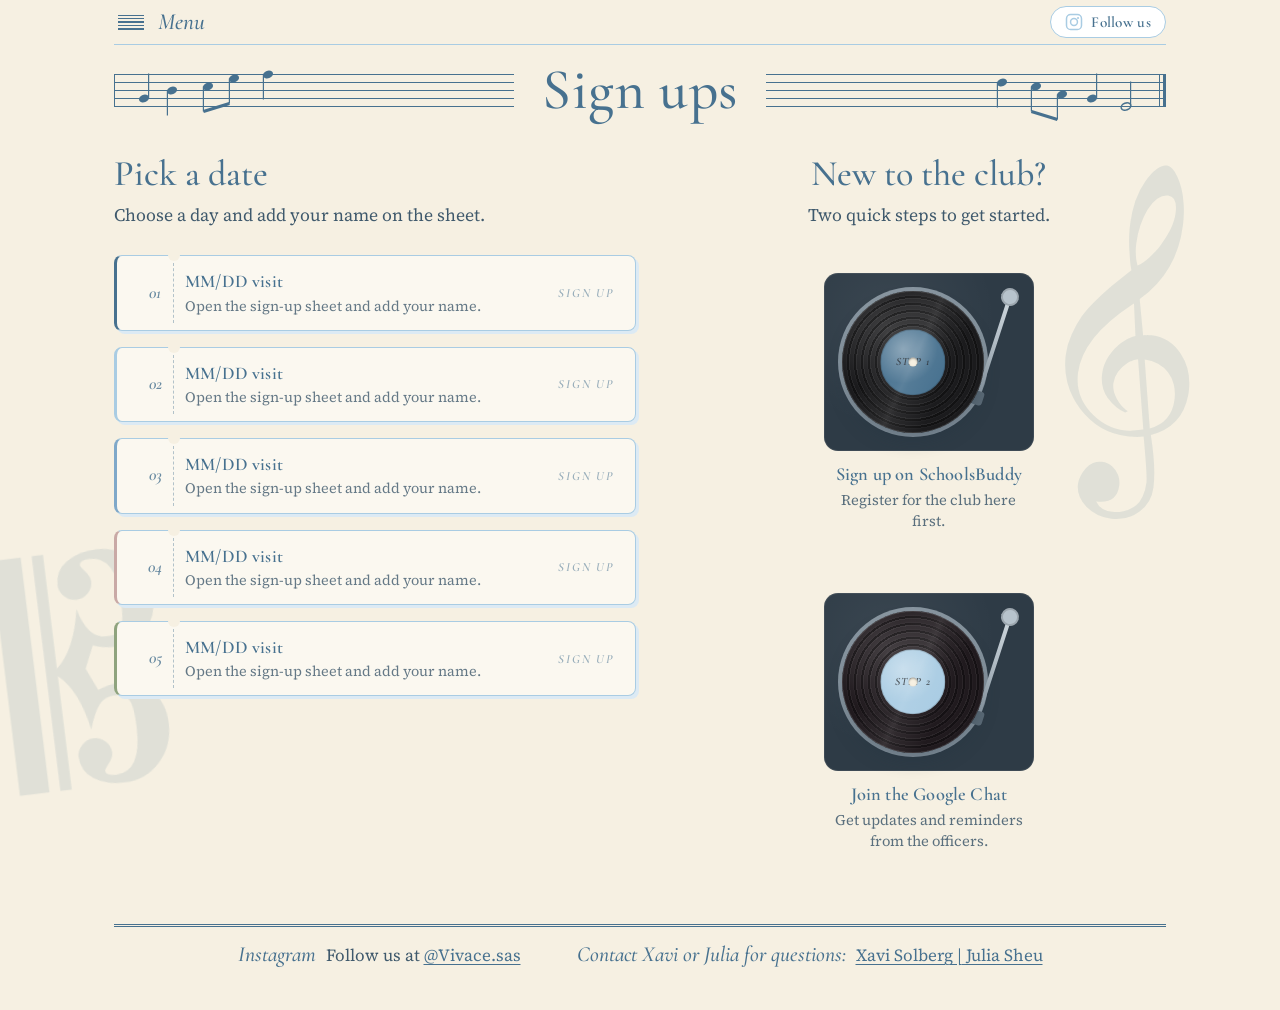
<file: signups.html>
<!DOCTYPE html>
<html lang="en">
<head>
    <meta charset="UTF-8">
    <meta name="viewport" content="width=device-width, initial-scale=1.0">
    <meta name="description" content="Sign up for Vivace@SAS visits and events. Pick a date on a spinning record and add your name to the sheet.">
    <title>Sign Ups | Vivace@SAS</title>
    <link rel="icon" href="data:image/svg+xml,<svg xmlns=%22http://www.w3.org/2000/svg%22 viewBox=%220 0 100 100%22><text y=%22.9em%22 font-size=%2290%22>%E2%99%AB</text></svg>">
    <link rel="preconnect" href="https://fonts.googleapis.com">
    <link rel="preconnect" href="https://fonts.gstatic.com" crossorigin>
    <link href="https://fonts.googleapis.com/css2?family=Cormorant+Garamond:ital,wght@0,500;0,600;1,500&family=Source+Serif+4:ital,wght@0,400;0,600;1,400&display=swap" rel="stylesheet">
    <link rel="stylesheet" href="styles.css">
    <script src="script.js" defer></script>
</head>
<body class="signups">
    <a class="skip" href="#main">Skip to content</a>

    <div class="page">

        <nav class="site-nav" aria-label="Main">
            <div class="menu-wrap">
                <button class="menu-btn" aria-expanded="false" aria-controls="menu">
                    <span class="bars" aria-hidden="true">
                        <span></span><span></span><span></span><span></span><span></span>
                        <span></span><span></span>
                    </span>
                    Menu
                </button>
                <ul class="menu" id="menu" hidden>
                    <li><a href="index.html">Home</a></li>
                    <li><a href="about.html">About Us</a></li>
                    <li><a href="signups.html" aria-current="page">Sign Ups</a></li>
                    <li><a href="forms.html">Forms</a></li>
                    <li><a href="rec.html">Resources</a></li>
                </ul>
            </div>
                        <a class="nav-follow" href="https://www.instagram.com/vivace.sas" target="_blank" rel="noopener noreferrer">
            <svg class="ig-icon" viewBox="0 0 24 24" width="18" height="18" aria-hidden="true" focusable="false">
            <rect x="2" y="2" width="20" height="20" rx="5.5" fill="none" stroke="currentColor" stroke-width="2"/>
            <circle cx="12" cy="12" r="4.6" fill="none" stroke="currentColor" stroke-width="2"/>
            <circle cx="17.4" cy="6.6" r="1.4" fill="currentColor"/>
            </svg>
            <span class="follow-label">Follow us</span>
            </a>
        </nav>

        <header class="masthead">
            <div class="title-staff">
                <!-- Decorative: the first half of a melody, on a staff that runs into the title -->
                <div class="staff left" aria-hidden="true">
                    <svg viewBox="0 0 160 33" focusable="false" fill="currentColor" stroke="currentColor" stroke-width="1.2">
                        <g class="n" style="--i:0">
                            <ellipse cx="14" cy="24.5" rx="5.2" ry="3.8" stroke="none" transform="rotate(-20 14 24.5)"/>
                            <line x1="18.6" y1="24" x2="18.6" y2="-0.5"/>
                        </g>
                        <g class="n" style="--i:1">
                            <ellipse cx="42" cy="16.5" rx="5.2" ry="3.8" stroke="none" transform="rotate(-20 42 16.5)"/>
                            <line x1="37.4" y1="16.5" x2="37.4" y2="41.5"/>
                        </g>
                        <g class="n" style="--i:2">
                            <ellipse cx="78" cy="12.5" rx="5.2" ry="3.8" stroke="none" transform="rotate(-20 78 12.5)"/>
                            <line x1="73.4" y1="12.5" x2="73.4" y2="37.5"/>
                        </g>
                        <g class="n" style="--i:3">
                            <ellipse cx="104" cy="4.5" rx="5.2" ry="3.8" stroke="none" transform="rotate(-20 104 4.5)"/>
                            <line x1="99.4" y1="4.5" x2="99.4" y2="29.5"/>
                            <line x1="73.4" y1="37.5" x2="99.4" y2="29.5" stroke-width="3.2"/>
                        </g>
                        <g class="n" style="--i:4">
                            <ellipse cx="138" cy="0.5" rx="5.2" ry="3.8" stroke="none" transform="rotate(-20 138 0.5)"/>
                            <line x1="133.4" y1="0.5" x2="133.4" y2="25.5"/>
                        </g>
                    </svg>
                </div>

                <h1>Sign ups</h1>

                <!-- ...and the second half, resolving on a half note -->
                <div class="staff right" aria-hidden="true">
                    <svg viewBox="0 0 160 33" focusable="false" fill="currentColor" stroke="currentColor" stroke-width="1.2">
                        <g class="n" style="--i:5">
                            <ellipse cx="16" cy="8.5" rx="5.2" ry="3.8" stroke="none" transform="rotate(-20 16 8.5)"/>
                            <line x1="11.4" y1="8.5" x2="11.4" y2="33.5"/>
                        </g>
                        <g class="n" style="--i:6">
                            <ellipse cx="50" cy="12.5" rx="5.2" ry="3.8" stroke="none" transform="rotate(-20 50 12.5)"/>
                            <line x1="45.4" y1="12.5" x2="45.4" y2="37.5"/>
                        </g>
                        <g class="n" style="--i:7">
                            <ellipse cx="76" cy="20.5" rx="5.2" ry="3.8" stroke="none" transform="rotate(-20 76 20.5)"/>
                            <line x1="71.4" y1="20.5" x2="71.4" y2="45.5"/>
                            <line x1="45.4" y1="37.5" x2="71.4" y2="45.5" stroke-width="3.2"/>
                        </g>
                        <g class="n" style="--i:8">
                            <ellipse cx="106" cy="24.5" rx="5.2" ry="3.8" stroke="none" transform="rotate(-20 106 24.5)"/>
                            <line x1="110.6" y1="24" x2="110.6" y2="-0.5"/>
                        </g>
                        <g class="n" style="--i:9">
                            <ellipse cx="140" cy="32.5" rx="5" ry="3.5" fill="none" stroke-width="1.5" transform="rotate(-20 140 32.5)"/>
                            <line x1="144.6" y1="32" x2="144.6" y2="7.5"/>
                        </g>
                    </svg>
                </div>
            </div>
        </header>

        <main id="main">
            <div class="bottom">

                <section class="note">
                    <h2 class="section-title">Pick a date</h2>
                    <!-- Placeholder copy: edit to match how your sign-up sheet works -->
                    <p>Choose a day and add your name on the sheet.</p>
                    <!-- Replace each link with the real sheet for that date, and MM/DD with the date -->
                    <div class="tickets">
                        <a class="ticket" style="--accent: #47718F" href="https://docs.google.com/spreadsheets/">
                            <span class="ticket-no" aria-hidden="true">01</span>
                            <span class="ticket-body">
                                <span class="ticket-title">MM/DD visit</span>
                                <span class="ticket-sub">Open the sign-up sheet and add your name.</span>
                            </span>
                            <span class="ticket-cta" aria-hidden="true">Sign&nbsp;up</span>
                        </a>
                        <a class="ticket" style="--accent: #A9CCE3" href="https://docs.google.com/spreadsheets/">
                            <span class="ticket-no" aria-hidden="true">02</span>
                            <span class="ticket-body">
                                <span class="ticket-title">MM/DD visit</span>
                                <span class="ticket-sub">Open the sign-up sheet and add your name.</span>
                            </span>
                            <span class="ticket-cta" aria-hidden="true">Sign&nbsp;up</span>
                        </a>
                        <a class="ticket" style="--accent: #7FA8C9" href="https://docs.google.com/spreadsheets/">
                            <span class="ticket-no" aria-hidden="true">03</span>
                            <span class="ticket-body">
                                <span class="ticket-title">MM/DD visit</span>
                                <span class="ticket-sub">Open the sign-up sheet and add your name.</span>
                            </span>
                            <span class="ticket-cta" aria-hidden="true">Sign&nbsp;up</span>
                        </a>
                        <a class="ticket" style="--accent: #C9A9A6" href="https://docs.google.com/spreadsheets/">
                            <span class="ticket-no" aria-hidden="true">04</span>
                            <span class="ticket-body">
                                <span class="ticket-title">MM/DD visit</span>
                                <span class="ticket-sub">Open the sign-up sheet and add your name.</span>
                            </span>
                            <span class="ticket-cta" aria-hidden="true">Sign&nbsp;up</span>
                        </a>
                        <a class="ticket" style="--accent: #8FA37E" href="https://docs.google.com/spreadsheets/">
                            <span class="ticket-no" aria-hidden="true">05</span>
                            <span class="ticket-body">
                                <span class="ticket-title">MM/DD visit</span>
                                <span class="ticket-sub">Open the sign-up sheet and add your name.</span>
                            </span>
                            <span class="ticket-cta" aria-hidden="true">Sign&nbsp;up</span>
                        </a>
                    </div>
                </section>

                <section class="note center">
                    <h2 class="section-title">New to the club?</h2>
                    <!-- Placeholder copy: edit as needed -->
                    <p>Two quick steps to get started.</p>
                    <div class="record-grid turns">
                        <a class="record turntable" href="https://accounts2.schoolsbuddy.net/Account/Login?ReturnUrl=%2Fconnect%2Fauthorize%2Fcallback%3Fresponse_type%3Dcode%26client_id%3Dspa%26state%3DZFJwSnRjSlBVWFNPWGx6OENydERleG5lNlJROTFUQVgySEh0WHBYTVFpfkZQ%26redirect_uri%3Dhttps%253A%252F%252Fsas-sg.schoolsbuddy.net%26scope%3Dopenid%2520profile%2520coreAPI%2520offline_access%2520email%26code_challenge%3DOw-mKSqYuW-oC93DUVRX7LDalQ8gh4xzEebOQyOqbDM%26code_challenge_method%3DS256%26nonce%3DZFJwSnRjSlBVWFNPWGx6OENydERleG5lNlJROTFUQVgySEh0WHBYTVFpfkZQ">
                            <span class="platter">
                                <span class="tonearm" aria-hidden="true"></span>
                                <span class="disc small" style="--label: #47718F; --vinyl: #1b1b1d" aria-hidden="true">
                                    <span class="spin">
                                        <span class="grooves"></span>
                                        <span class="label-ring"><span class="label-text">Step 1</span></span>
                                    </span>
                                    <span class="sheen"></span>
                                    <span class="spindle"></span>
                                </span>
                            </span>
                            <span class="record-info">
                                <span class="record-title">Sign up on SchoolsBuddy</span>
                                <span class="record-sub">Register for the club here first.</span>
                            </span>
                        </a>
                        <a class="record turntable" href="https://chat.google.com/room/AAQABEqUtMg?cls=7">
                            <span class="platter">
                                <span class="tonearm" aria-hidden="true"></span>
                                <span class="disc small" style="--label: #A9CCE3; --vinyl: #201a1e" aria-hidden="true">
                                    <span class="spin">
                                        <span class="grooves"></span>
                                        <span class="label-ring"><span class="label-text">Step 2</span></span>
                                    </span>
                                    <span class="sheen"></span>
                                    <span class="spindle"></span>
                                </span>
                            </span>
                            <span class="record-info">
                                <span class="record-title">Join the Google Chat</span>
                                <span class="record-sub">Get updates and reminders from the officers.</span>
                            </span>
                        </a>
                    </div>
                </section>

            </div>
        </main>

        <footer class="site-footer">
            <div class="footer-cols">
                <div>
                    <h3>Instagram</h3>
                    <p>Follow us at <a href="https://www.instagram.com/vivace.sas">@Vivace.sas</a></p>
                </div>
                <div>
                    <h3>Contact Xavi or Julia for questions:</h3>
                    <p><a href="https://mail.google.com/mail/?view=cm&to=solberg49314@sas.edu.sg" target="_blank" rel="noopener noreferrer">Xavi Solberg   |</a><a href="https://mail.google.com/mail/?view=cm&to=sheu49085@sas.edu.sg" target="_blank" rel="noopener noreferrer">  Julia Sheu</a></p>
                </div>
            </div>
        </footer>

        <div class="page-clef page-clef--alto" aria-hidden="true"></div>
        <div class="page-clef page-clef--signup-treble" aria-hidden="true"></div>

    </div>
</body>
</html>
</file>
<file: styles.css>
:root {
    --paper: #F6F0E2;
    --paper-light: #FBF8F0;
    --blue: #A9CCE3;
    --blue-pale: #DCEAF4;
    --blue-ink: #47718F;  
    --text: #3F596C;

    --display: "Cormorant Garamond", Garamond, Palatino, "Palatino Linotype", serif;
    --body: "Source Serif 4", Palatino, "Palatino Linotype", Georgia, serif;
}

* { box-sizing: border-box; }

html { -webkit-text-size-adjust: 100%; }

body {
    margin: 0;
    background:
        radial-gradient(rgba(71, 113, 143, 0.035) 0.6px, transparent 0.6px) 0 0 / 22px 22px,
        var(--paper);
    color: var(--text);
    font-family: var(--body);
    font-size: 1.0625rem;
    line-height: 1.6;
}

:focus-visible {
    outline: 2px solid var(--blue-ink);
    outline-offset: 3px;
}

.page {
    position: relative;
    max-width: 1100px;
    margin: 0 auto;
    padding: 0 24px 40px;
}

.skip {
    position: absolute;
    left: -9999px;
}
.skip:focus {
    left: 16px;
    top: 16px;
    z-index: 20;
    padding: 8px 14px;
    background: var(--paper-light);
    color: var(--blue-ink);
}

.sr-only {
    position: absolute;
    width: 1px;
    height: 1px;
    overflow: hidden;
    clip: rect(0 0 0 0);
    white-space: nowrap;
}

a {
    color: var(--blue-ink);
    text-underline-offset: 3px;
    text-decoration-thickness: 1px;
}
a:hover { color: var(--text); text-decoration-thickness: 1.5px; }
.menu a:hover, .faq-list summary:hover { background: var(--blue-pale); }


.site-nav {
    position: sticky;
    top: 0;
    display: flex;
    z-index: 40;
    align-items: center;
    justify-content: space-between;

    background: var(--paper);


    padding: 14px 0 0;
}

.menu-wrap {
    position: relative;
    display: inline-block;
}

.menu-btn {
    display: inline-flex;
    align-items: center;
    gap: 14px;
    padding: 8px 4px;
    background: none;
    border: 0;
    color: var(--blue-ink);
    font: italic 500 1.45rem var(--display);
    cursor: pointer;
}

.bars {
    position: relative;
    width: 26px;
    height: 15px;
}
.bars span {
    position: absolute;
    left: 0;
    display: block;
    width: 26px;
    height: 1.5px;
    background: currentColor;
    transition: opacity .25s ease, transform .3s cubic-bezier(.6,.05,.3,1.3);
}
.bars span:nth-child(1) { top: 0; }
.bars span:nth-child(2) { top: 3.4px; }
.bars span:nth-child(3) { top: 6.8px; }
.bars span:nth-child(4) { top: 10.2px; }
.bars span:nth-child(5) { top: 13.5px; }

.menu-btn.is-open .bars span:nth-child(1),
.menu-btn.is-open .bars span:nth-child(5) {
    opacity: 0;
    transform: translateY(6.8px);
}
.menu-btn.is-open .bars span:nth-child(2) {
    transform: translateY(3.4px) rotate(45deg);
}
.menu-btn.is-open .bars span:nth-child(3) {
    transform: rotate(45deg);
}
.menu-btn.is-open .bars span:nth-child(4) {
    transform: translateY(-3.4px) rotate(45deg);
}
.bars span:nth-child(6),
.bars span:nth-child(7) {
    top: 6.8px;
    opacity: 0;
}
.menu-btn.is-open .bars span:nth-child(6) {
    opacity: 1;
    transform: rotate(-45deg);
}
.menu-btn.is-open .bars span:nth-child(7) {
    opacity: 1;
    transform: translateY(-6.8px) rotate(-45deg);
}

@media (prefers-reduced-motion: reduce) {
    .bars span { transition: none; }
}

.menu {
    position: absolute;
    top: 100%;
    left: 0;
    z-index: 10;
    min-width: 220px;
    margin: 6px 0 0;
    padding: 6px 0;
    list-style: none;
    background: var(--paper-light);
    border: 1px solid var(--blue-ink);
    box-shadow: 5px 5px 0 var(--blue);
}
.menu a {
    display: block;
    padding: 8px 22px;
    color: var(--blue-ink);
    font: 500 1.35rem var(--display);
    text-decoration: none;
}
.menu a:hover { background: var(--blue-pale); }
.menu a[aria-current="page"] {
    font-style: italic;
    font-weight: 600;
}

.cta {
    display: inline-block;
    padding: 7px 24px;
    background: var(--blue-ink);
    color: var(--paper-light);
    font: 600 1.35rem var(--display);
    text-decoration: none;
    box-shadow: 4px 4px 0 var(--blue);
    transition: transform 0.15s ease, box-shadow 0.15s ease;
}
.cta:hover {
    background: var(--blue-ink);
    color: #fff;
    transform: translate(2px, 2px);
    box-shadow: 2px 2px 0 var(--blue);
}


.nav-follow {
    display: inline-flex;
    align-items: center;
    gap: 8px;
    padding: 6px 14px;
    border: 1.5px solid var(--blue);
    border-radius: 999px;
    background: #fff;
    color: var(--blue-ink);
    font: 600 0.95rem var(--display);
    text-decoration: none;
    letter-spacing: 0.02em;
    transition: background 0.15s ease, color 0.15s ease,
                transform 0.15s ease, box-shadow 0.15s ease;
}
.nav-follow .ig-icon {
    flex: none;
    color: var(--blue);
    transition: color 0.15s ease, transform 0.2s ease;
}
.nav-follow:hover,
.nav-follow:focus-visible {
    background: var(--blue-ink);
    color: #fff;
    box-shadow: 3px 3px 0 var(--blue-pale);
    transform: translateY(-1px);
}
.nav-follow:hover .ig-icon,
.nav-follow:focus-visible .ig-icon {
    color: #fff;
    transform: rotate(-6deg) scale(1.08);
}
.site-nav { padding-right: clamp(12px, 4vw, 40px); }
@media (max-width: 640px) {
    .nav-follow .follow-label { display: none; }
    .nav-follow { padding: 7px 10px; }
}
@media (prefers-reduced-motion: reduce) {
    .nav-follow, .nav-follow .ig-icon { transition: none; }
    .nav-follow:hover, .nav-follow:focus-visible { transform: none; }
    .nav-follow:hover .ig-icon,
    .nav-follow:focus-visible .ig-icon { transform: none; }
}


.masthead {
    margin: 14px 0 22px;
    background: var(--paper);
    text-align: center;
}

.about .masthead {
    position: sticky;
    z-index: 30;
    top: var(--nav-h);
}

.title-staff {

    display: grid;
    grid-template-columns: 1fr auto 1fr;
    align-items: center;
}

h1 {
    margin: 0;
    padding: 0 28px;
    color: var(--blue-ink);
    font: 500 clamp(2.2rem, 4.6vw, 3.6rem) / 1.1 var(--display);
    letter-spacing: 0.01em;
    text-wrap: balance;
}

.tempo {
    margin: 6px 0 0;
    font: italic 500 1.25rem var(--display);
}

.staff {
    position: relative;
    height: 33px;
    background-image: repeating-linear-gradient(
        to bottom,
        var(--blue-ink) 0 1px,
        transparent 1px 8px
    );
    color: var(--blue-ink);
}
.staff::before,
.staff::after {
    content: "";
    position: absolute;
    top: 0;
    height: 100%;
}
.staff::before {
    left: 0;
    width: 1px;
    background: var(--blue-ink);
}
.staff::after {
    right: 0;
    width: 7px;
    background: linear-gradient(to right,
        var(--blue-ink) 0 1px,
        transparent 1px 4px,
        var(--blue-ink) 4px 7px);
}
.staff.left::after,
.staff.right::before { display: none; }

.staff svg {
    position: absolute;
    top: 0;
    width: 160px;
    height: 33px;
    overflow: visible;
}
.staff.left svg  { left: 16px; }
.staff.right svg { right: 20px; }

.staff .n {
    opacity: 0;
    animation: note-in 0.4s ease forwards;
    animation-delay: calc(var(--i) * 0.14s + 0.3s);
}
@keyframes note-in {
    from { opacity: 0; transform: translateY(4px); }
    to   { opacity: 1; transform: none; }
}

.masthead:hover .staff .n {
    animation: note-bounce 0.6s ease backwards;
    animation-delay: calc(var(--i) * 0.05s);
}
@media (prefers-reduced-motion: reduce) {
    .staff .n { opacity: 1; animation: none; }
    .masthead:hover .staff .n { animation: none; }
}


.pics {
    display: grid;
    grid-template-columns: repeat(5, 1fr);
    gap: 22px;
    margin: 0;
    padding: 0;
    list-style: none;
}


.pics li {
    position: relative;
    display: block;
    padding: 8px 8px 0;
    background: #fffdf7;
    border: 1px solid rgba(71, 113, 143, 0.12);
    box-shadow: 0 6px 14px rgba(71, 113, 143, 0.19),
                0 1px 3px rgba(71, 113, 143, 0.12);
    transition: transform 0.25s ease, box-shadow 0.25s ease;
}

.pics li:nth-child(odd)  { transform: rotate(-2deg); }
.pics li:nth-child(even) { transform: rotate(3deg); }
.pics li:nth-child(3n)   { transform: rotate(-2deg); }

.pics li:hover {
    transform: translateY(-6px) rotate(0deg);
    box-shadow: 0 12px 24px rgba(34, 79, 110, 0.22),
                0 2px 6px rgba(42, 84, 113, 0.12);
    z-index: 1;
}

.pics img {
    display: block;
    width: 100%;
    aspect-ratio: 1 / 1;               
    object-fit: cover;
    border: 1px solid rgba(79, 121, 150, 0.08);
    background: var(--paper-light);
}


.pics li::after {
    content: attr(data-caption);
    display: block;
    min-height: 34px;
    padding: 8px 6px 4px;
    font: italic 500 1.05rem/1.2 var(--display);
    letter-spacing: 0.01em;
    color: var(--blue-ink);
    text-align: center;
    white-space: nowrap;
    overflow: hidden;
    text-overflow: ellipsis;
}

@media (prefers-reduced-motion: reduce) {
    .pics li, .pics li:hover { transition: none; }
    .pics li:hover { transform: none; }
}



.bottom {
    display: grid;
    grid-template-columns: minmax(0, 1.1fr) minmax(0, 1fr);
    gap: 56px;
    align-items: start;
    margin-top: 32px;
}

.section-title {
    position: relative;
    z-index: 1;
    margin: 0 0 8px;
    color: var(--blue-ink);
    font: 500 clamp(1.8rem, 3vw, 2.25rem) / 1.1 var(--display);
}

.note p {
    max-width: 52ch;
    margin: 0;
    font-size: 1.1rem;
    line-height: 1.55;
}


.details,
.comingup ul {
    margin: 0;
    padding: 0;
    list-style: none;
    border-top: 3px double var(--blue-ink);
    border-bottom: 3px double var(--blue-ink);
}
.details { margin-top: 14px; }

.details div,
.comingup li {
    display: flex;
    align-items: baseline;
    gap: 12px;
    padding: 6px 0;
}

.details dt,
.date {
    display: flex;
    flex: 1;
    align-items: baseline;
    color: var(--blue-ink);
    white-space: nowrap;
}
.details dt {
    font: italic 500 1.35rem var(--display);
}
.date {
    font-weight: 600;
    font-variant-numeric: tabular-nums;
}
.details dt::after,
.date::after {
    content: "";
    flex: 1;
    margin: 0 0 0.3em 10px;
    border-bottom: 2px dotted var(--blue);
}
.details dd { margin: 0; text-align: right; }
.what { max-width: 62%; text-align: right; }


.comingup li.next {
    margin: 0 -10px;
    padding: 6px 10px;
    background: var(--blue-pale);
    font-weight: 600;
}



.prose {
    max-width: 62ch;
    margin: 32px auto 0;
}
.prose section + section { margin-top: 32px; }
.prose p { margin: 0; }

.frames { margin-top: 40px; }
.frame {
    max-width: 900px;
    margin-inline: auto;
}
.frame + .frame { margin-top: 72px; }

.frame-intro { text-align: center; }
.frame-intro .lead {
    max-width: 38ch;
    margin: 0 auto;
    font-size: 1.4rem;
    line-height: 1.5;
}
.scroll-hint {
    margin: 28px 0 0;
    font: italic 500 1.25rem var(--display);
}

.officer {
    display: grid;
    grid-template-columns: 320px minmax(0, 46ch);
    gap: 56px;
    justify-content: center;  
    align-items: center;
    width: 100%;
}
.officer.flip { grid-template-columns: minmax(0, 46ch) 320px; }
.officer.flip .photo { order: 2; }

.photo { margin: 0; }
.photo img {
    display: block;
    width: 100%;
    aspect-ratio: 4 / 5;
    object-fit: cover;
    padding: 8px;
    background: var(--paper-light);
    border: 1px solid var(--blue);
    box-shadow: 4px 4px 0 var(--blue-pale);
}
.photo-kaitlyn img { object-position: center 5%; }
.officer h2 {
    margin: 0;
    color: var(--blue-ink);
    font: 500 clamp(1.9rem, 3.4vw, 2.5rem) / 1.1 var(--display);
}
.officer .role {
    margin: 2px 0 12px;
    color: var(--blue-ink);
    font: italic 500 1.4rem var(--display);
}
.officer .bio {
    max-width: 46ch;
    margin: 0;
    font-size: 1.1rem;
    line-height: 1.6;
}

.scene.scrolly {
    height: calc(100vh + var(--n) * 240vh);
    height: calc(100svh + var(--n) * 240svh);
}
.scrolly .stage {
    position: sticky;
    top: 0;
    display: flex;
    flex-direction: column;
    height: 100vh;
    height: 100svh;
}
.scrolly .masthead { margin-bottom: 0; }
.scrolly .frames {
    position: relative;
    flex: 1;
    margin-top: 0;
}
.scrolly .frame {
    position: absolute;
    inset: 0;
    display: flex;
    align-items: center;
    justify-content: center;
    margin-top: 0;
    opacity: 0;
    transform: translateY(24px);
    transition: opacity 0.6s ease, transform 0.6s ease;
    pointer-events: none;
}
.scrolly .frame.active {
    opacity: 1;
    transform: none;
    pointer-events: auto;
}


.stage-nav {
    position: absolute;
    top: 50%;
    right: 0;
    display: flex;
    flex-direction: column;
    gap: 2px;
    transform: translateY(-50%);
}
.stage-nav[hidden] { display: none; }
.stage-nav button {
    display: grid;
    place-items: center;
    width: 28px;
    height: 28px;
    padding: 0;
    background: none;
    border: 0;
    cursor: pointer;
}
.stage-nav button::after {
    content: "";
    width: 12px;
    height: 12px;
    border: 1.5px solid var(--blue-ink);
    border-radius: 50%;
    transition: background 0.2s ease;
}
.stage-nav button:hover::after { background: var(--blue); }
.stage-nav button[aria-current="true"]::after { background: var(--blue-ink); }

@media (prefers-reduced-motion: reduce) {
    .scrolly .frame { transition: none; }
}

.cards {
    display: grid;
    grid-template-columns: repeat(2, minmax(0, 1fr));
    gap: 40px;
    align-items: stretch;
    margin-top: 36px;
}


.card {
    display: flex;
    flex-direction: column;
    background: var(--paper-light);
    border: 1px solid var(--blue-ink);
    box-shadow: 6px 6px 0 var(--blue);
}
.card-staff {
    position: relative;
    height: 25px;
    margin: 20px 28px 0;
    background-image: repeating-linear-gradient(
        to bottom,
        var(--blue-ink) 0 1px,
        transparent 1px 6px
    );
}
.card-staff::before {
    position: absolute;
    top: -6px;
    left: 4px;
    color: var(--blue-ink);
    font: 400 34px/1 "Noto Music", "Bravura", "Segoe UI Symbol", serif;
}
.card:nth-child(1) .card-staff::before { content: "\1D11E"; }
.card:nth-child(2) .card-staff::before { content: "\1D122"; }
.card:nth-child(1) .card-staff::before {
    top: -13px;
    font-size: 46px;
}
.card-body {
    display: flex;
    flex: 1;
    flex-direction: column;
    padding: 18px 28px 28px;
}
.card-body p { margin: 0 0 12px; }
.card-no {
    margin-bottom: 0 !important;
    font: italic 500 1.25rem var(--display);
    padding-bottom: 23px
}
.card .section-title { margin-bottom: 14px; }

.card .status {
    margin: 0 -28px 18px !important;
    padding: 8px 28px;
    background: var(--blue-pale);
    color: var(--blue-ink);
    font-weight: 600;
    text-align:center;
}
.card .hint { font-style: italic; }

.contacts {
    display: flex;
    flex-wrap: wrap;
    align-items: center;
    gap: 10px;
    margin: 0 0 14px;
    padding: 0;
    list-style: none;
}
.contacts .or {
    font: italic 500 1.25rem var(--display);
}
.contacts a {
    display: block;
    padding: 9px 16px;

    line-height: 1.35;
    text-decoration: none;
}
.contacts a:hover { background: var(--blue-pale); }
.contacts .who { display: block; font-weight: 600; }
.contacts .role {
    display: block;
    font: italic 500 1.15rem var(--display);
}
.contacts .addr {
    display: block;
    font-size: 0.95rem;
    text-decoration: underline;
    text-underline-offset: 3px;
}

.card-action { margin-top: auto;
    padding: 20px;
    padding-bottom: 30px;
}
.card-action p {
    padding-bottom: 20px;
}
.card-action .cta {
    display: block;
    padding: 12px 24px;
    font-size: 1.5rem;
    text-align: center;
}
.card .meta {
    margin: 12px 0 0 !important;
    font-size: 0.95rem;
    font-style: italic;
    text-align: center;
}

.faq { margin-top: 64px; }
.faq-list {
    max-width: 760px;
    border-top: 3px double var(--blue-ink);
    border-bottom: 3px double var(--blue-ink);
}
.faq-list details + details { border-top: 1px dotted var(--blue-ink); }
.faq-list summary {
    display: flex;
    align-items: baseline;
    justify-content: space-between;
    gap: 16px;
    padding: 12px 8px;
    color: var(--blue-ink);
    font: 500 1.4rem var(--display);
    cursor: pointer;
    list-style: none;
}
.faq-list summary::-webkit-details-marker { display: none; }
.faq-list summary::after {
    content: "+";
    font-size: 1.6rem;
    line-height: 1;
}
.faq-list details[open] summary::after { content: "\2212"; }
.faq-list summary:hover { background: var(--blue-pale); }
.faq-list details p {
    max-width: 62ch;
    margin: 0;
    padding: 0 8px 14px;
}


.site-footer {
    margin-top: 56px;
    padding-top: 14px;
    border-top: 3px double var(--blue-ink);
}
.footer-cols {
    display: flex;
    flex-wrap: wrap;
    justify-content: center;
    gap: 4px 56px;
}
.footer-cols div {
    display: flex;
    align-items: baseline;
    gap: 10px;
}
.footer-cols h3 {
    margin: 0;
    color: var(--blue-ink);
    font: italic 500 1.35rem var(--display);
}
.footer-cols p { margin: 0; }

/* ---------- Smaller screens ---------- */

@media (max-width: 900px) {
    
    .title-staff { grid-template-columns: 1fr 1fr; }
    h1 {
        grid-row: 1;
        grid-column: 1 / -1;
        padding: 0 0 14px;
    }
    .staff.left  { grid-row: 2; grid-column: 1; }
    .staff.right { grid-row: 2; grid-column: 2; }
    .tempo { margin-top: 24px; }
}

@media (max-width: 820px) {
    .cards { grid-template-columns: 1fr; gap: 32px; }
    .frame + .frame { margin-top: 56px; }
    .officer,
    .officer.flip {
        grid-template-columns: 1fr;
        justify-content: initial;
        gap: 20px;
    }
    .officer.flip .photo { order: 0; }
    .photo { max-width: 260px; }
    .scrolly .photo { max-width: 220px; }
    .scrolly .frame { bottom: 40px; } 
    .stage-nav {
        top: auto;
        right: auto;
        bottom: 10px;
        left: 50%;
        flex-direction: row;
        transform: translateX(-50%);
    }

    .bottom {
        grid-template-columns: 1fr;
        gap: 32px;
    }
}

@media (max-width: 640px) {
    .page { padding: 0 18px 32px; }

    .card-staff { margin: 16px 20px 0; }
    .card-body { padding: 16px 20px 24px; }
    .card .status { margin: 0 -20px 18px !important; padding: 8px 20px; }
    .faq { margin-top: 48px; }
    .contacts { flex-direction: column; align-items: stretch; gap: 6px; }
    .contacts .or { text-align: center; }

    .staff.left svg  { left: 6px; }
    .staff.right svg { right: 10px; }

    .cta { padding: 6px 18px; font-size: 1.2rem; }

    .pics { grid-template-columns: repeat(3, 1fr); gap: 10px; }
    .pics li:nth-child(n+4) { display: none; }
    .pics img { aspect-ratio: 4 / 3; }

    .what { max-width: 55%; }
}
:root{
    --nav-h: 72px;
}

.site-nav {
    position: sticky;
    top: 0;
    z-index: 40;
    display: flex;
    align-items: center;
    justify-content: space-between;
    padding: 0;
    background: var(--paper);
    border-bottom: 1px solid var(--blue);
}


/* ---------- Home page */

.home .page {
    max-width: 1400px;
    padding-bottom: 72px;
}

.home .masthead { margin: 20px 0 40px; }

.home .pics {
    grid-template-columns: repeat(5, minmax(0, 1fr));
    gap: 16px;
}

.home .pics li {
    padding: 13px 13px 0;
}

.home .bottom {
    gap: 72px;
    margin-top: 60px;
}
.home .section-title {
    margin-bottom: 14px;
    font-size: clamp(2rem, 3.4vw, 2.6rem);
}
.home .note p {
    font-size: 1.15rem;
    line-height: 1.65;
}
.home .details { margin-top: 26px; }
.home .details div,
.home .comingup li { padding: 11px 0; }
.home .comingup li.next {
    margin: 0 -12px;
    padding: 11px 12px;
}
.home .site-footer {
    margin-top: 80px;
    padding-top: 22px;
}

.home .join-echo {
    display: inline-block;
    margin-top: 26px;
    font-size: 1.2rem;
}

.see-signups {
    display: inline-flex;
    align-items: baseline;
    gap: 6px;
    margin-top: 16px;
    color: var(--blue-ink);
    font: italic 500 1.15rem var(--display);
    text-decoration: none;
}
.see-signups span[aria-hidden] { font-style: normal; transition: transform 0.15s ease; }
.see-signups:hover { text-decoration: underline; }
.see-signups:hover span[aria-hidden] { transform: translateX(4px); }
@media (prefers-reduced-motion: reduce) {
    .see-signups span[aria-hidden] { transition: none; }
    .see-signups:hover span[aria-hidden] { transform: none; }
}

@media (max-width: 820px) {
    .home .bottom { gap: 44px; }
}
@media (max-width: 640px) {
    .home .masthead { margin-bottom: 28px; }
    .home .pics { gap: 12px; }
    .home .bottom { margin-top: 44px; }
    .home .site-footer { margin-top: 56px; }
}
/* ---------- Sign-ups page */


.tickets {
    display: flex;
    flex-direction: column;
    gap: 16px;
    margin-top: 26px;
    max-width: 560px;
}
a.ticket {
    --perf: rgba(71, 113, 143, 0.4);
    position: relative;
    display: flex;
    align-items: center;
    gap: 16px;
    padding: 14px 20px 14px 24px;
    text-decoration: none;
    color: var(--text);
    background: var(--paper-light);
    border: 1px solid var(--blue);
    border-left: 3px solid var(--accent, var(--blue));
    border-radius: 8px;
    box-shadow: 3px 3px 0 var(--blue-pale);
    transition: transform 0.25s ease, box-shadow 0.25s ease, border-color 0.25s ease;
}
a.ticket::before {
   
    content: "";
    position: absolute;
    left: 56px;
    top: 7px;
    bottom: 7px;
    border-left: 1px dashed var(--perf);
}
a.ticket::after {
    
    content: "";
    position: absolute;
    left: 51px;
    top: -7px;
    width: 12px;
    height: 12px;
    border-radius: 50%;
    background: var(--paper);
    box-shadow: 0 calc(100% + 14px) 0 0 var(--paper);
}
.ticket-no {
    flex: 0 0 auto;
    width: 28px;
    text-align: center;
    font: italic 600 1.05rem/1 var(--display);
    color: var(--blue-ink);
    opacity: 0.8;
}
.ticket-body {
    display: flex;
    flex-direction: column;
    gap: 2px;
    min-width: 0;
}
.ticket-title {
    color: var(--blue-ink);
    font: 600 1.12rem/1.3 var(--display);
    letter-spacing: 0.01em;
}
.ticket-sub {
    font-size: 0.9rem;
    line-height: 1.4;
    opacity: 0.8;
}
.ticket-cta {
    margin-left: auto;
    flex: 0 0 auto;
    font: italic 600 0.78rem/1 var(--display);
    letter-spacing: 0.14em;
    text-transform: uppercase;
    color: var(--blue-ink);
    opacity: 0.55;
    transition: opacity 0.25s ease, transform 0.25s ease;
}
a.ticket:hover {
    transform: translateY(-2px);
    border-color: var(--blue-ink);
    box-shadow: 5px 5px 0 var(--blue-pale);
}
a.ticket:hover .ticket-title { text-decoration: underline; text-underline-offset: 3px; }
a.ticket:hover .ticket-cta { opacity: 1; transform: translateX(3px); }
@media (prefers-reduced-motion: reduce) {
    a.ticket:hover { transform: none; }
    a.ticket:hover .ticket-cta { transform: none; }
}


.record-grid.turns {
    display: grid;
    grid-template-columns: repeat(auto-fit, minmax(min(300px, 100%), 1fr));
    gap: 26px;
    margin-top: 26px;
}

a.record {
    position: relative;
    display: flex;
    flex-direction: column;
    align-items: center;
    gap: 12px;
    padding: 18px 12px 16px;
    text-align: center;
    text-decoration: none;
    color: var(--text);
    background: transparent;
    border-radius: 10px;
    transition: background 0.25s ease, transform 0.25s ease;
}
a.record:hover {
    background: var(--paper-light);
    transform: translateY(-3px);
}
.disc {
    position: relative;
    display: block;
    width: 130px;
    height: 130px;
    border-radius: 50%;
    background:
        radial-gradient(circle at 32% 28%, rgba(255,255,255,0.16), transparent 45%),
        var(--vinyl, #1b1b1d);
    box-shadow:
        0 10px 22px -8px rgba(31, 49, 62, 0.45),
        inset 0 0 0 1px rgba(255, 255, 255, 0.06);
    transition: box-shadow 0.3s ease;
}
a.record:hover .disc {
    box-shadow:
        0 16px 30px -8px rgba(31, 49, 62, 0.55),
        inset 0 0 0 1px rgba(255, 255, 255, 0.1);
}


.grooves {
    position: absolute;
    inset: 0;
    border-radius: 50%;
    background: repeating-radial-gradient(
        circle at center,
        rgba(255, 255, 255, 0.05) 0 1px,
        rgba(0, 0, 0, 0.35) 1px 3px,
        rgba(255, 255, 255, 0.02) 3px 4px,
        transparent 4px 7px
    );
}


.sheen {
    position: absolute;
    inset: 0;
    border-radius: 50%;
    background: linear-gradient(
        115deg,
        transparent 30%,
        rgba(255, 255, 255, 0.13) 47%,
        rgba(255, 255, 255, 0.2) 50%,
        rgba(255, 255, 255, 0.13) 53%,
        transparent 70%
    );
    opacity: 0.55;
    transition: opacity 0.3s ease;
}
a.record:hover .sheen { opacity: 1; }

.label-ring {
    position: absolute;
    top: 50%;
    left: 50%;
    width: 46%;
    height: 46%;
    transform: translate(-50%, -50%);
    border-radius: 50%;
    background:
        radial-gradient(circle at 35% 30%, rgba(255,255,255,0.35), transparent 55%),
        var(--label, var(--blue));
    box-shadow: inset 0 0 0 1px rgba(0, 0, 0, 0.15);
    display: grid;
    place-items: center;
}
.label-text {
    font: italic 600 0.8rem var(--display);
    letter-spacing: 0.08em;
    color: rgba(27, 27, 29, 0.75);
    text-transform: uppercase;
}


.spindle {
    position: absolute;
    top: 50%;
    left: 50%;
    width: 9px;
    height: 9px;
    transform: translate(-50%, -50%);
    border-radius: 50%;
    background: var(--paper);
    box-shadow: inset 0 1px 2px rgba(0, 0, 0, 0.35);
    z-index: 2;
}

@keyframes record-spin {
    from { transform: translate(-50%, -50%) rotate(0deg); }
    to   { transform: translate(-50%, -50%) rotate(200deg); }
}
.spin {
    position: absolute;
    top: 50%;
    left: 50%;
    width: 100%;
    height: 100%;
    transform: translate(-50%, -50%);
    border-radius: 50%;
    transition: transform 0.9s cubic-bezier(0.2, 0.6, 0.3, 1);
}
a.record:hover .spin,
a.record:focus-visible .spin {
    animation: record-spin 1.6s cubic-bezier(0.3, 0.05, 0.2, 1) forwards;
}

@media (prefers-reduced-motion: reduce) {
    a.record:hover .spin,
    a.record:focus-visible .spin { animation: none; }
    a.record:hover { transform: none; }
}

 

.platter {
    position: relative;
    display: block;
    width: 210px;
    height: 178px;
    border-radius: 14px;
    background:
        radial-gradient(circle at 30% 25%, rgba(255,255,255,0.06), transparent 55%),
        #2e3b46;
    box-shadow: inset 0 0 0 1px rgba(255, 255, 255, 0.08);
    transition: box-shadow 0.3s ease;
}
a.record.turntable:hover .platter {
    box-shadow:
        inset 0 0 0 1px rgba(255, 255, 255, 0.14),
        0 14px 26px -12px rgba(31, 49, 62, 0.5);
}
.platter::before {
    
    content: "";
    position: absolute;
    left: 14px;
    top: 50%;
    width: 150px;
    height: 150px;
    border-radius: 50%;
    transform: translateY(-50%);
    background: var(--blue-pale);
    opacity: 0.5;
}
.disc.small {
    position: absolute;
    left: 18px;
    top: 50%;
    width: 142px;
    height: 142px;
    transform: translateY(-50%);
    transition: transform 0.3s ease, box-shadow 0.3s ease;
}
.tonearm {
    position: absolute;
    top: 24px;
    right: 22px;
    width: 4px;
    height: 106px;
    border-radius: 3px;
    background: linear-gradient(#cfd8de, #8d9aa5);
    transform-origin: 50% 0;
    transform: rotate(18deg);
    transition: transform 0.6s cubic-bezier(0.3, 0.7, 0.3, 1);
}
.tonearm::before {
    
    content: "";
    position: absolute;
    top: -9px;
    left: -7px;
    width: 18px;
    height: 18px;
    border-radius: 50%;
    background: #b7c3cc;
    box-shadow: inset 0 0 0 2px rgba(0, 0, 0, 0.15);
}
.tonearm::after {
    
    content: "";
    position: absolute;
    bottom: -7px;
    left: -4px;
    width: 12px;
    height: 14px;
    border-radius: 3px;
    background: #5b6a76;
}
a.record.turntable:hover .tonearm,
a.record.turntable:focus-visible .tonearm {
    transform: rotate(-8deg);
}
a.record.turntable:hover .disc.small,
a.record.turntable:focus-visible .disc.small {
    transform: translateY(-50%) scale(1.02);
}
.disc.small .label-text { font-size: 0.7rem; }


.record-info { display: flex; flex-direction: column; gap: 3px; }
.record-title {
    color: var(--blue-ink);
    font: 600 1.15rem/1.3 var(--display);
    letter-spacing: 0.01em;
}
.record-sub {
    font-size: 0.92rem;
    line-height: 1.45;
    color: var(--text);
    opacity: 0.85;
    max-width: 24ch;
}
a.record:hover .record-title { text-decoration: underline; text-underline-offset: 3px; }

.note.center > .section-title,
.note.center > p {
    text-align: center;
}
.note.center > p { margin-left: auto; margin-right: auto; }

.forms .card-no,
.forms .card-body .section-title { text-align: center; }

@media (max-width: 640px) {
    
    .platter { width: 184px; height: 158px; }
    .platter::before { left: 11px; width: 132px; height: 132px; }
    .disc.small { left: 14px; width: 126px; height: 126px; }
    .tonearm { top: 20px; right: 17px; height: 92px; }

   
    a.ticket { gap: 12px; padding: 12px 16px 12px 18px; }
    a.ticket::before { left: 44px; }
    a.ticket::after { left: 39px; }
    .ticket-no { width: 20px; font-size: 0.95rem; }
}


.note-bullet {
    position: relative;
    flex: 0 0 auto;
    width: 26px;
    height: 24px;
    align-self: center;
    color: var(--ink, var(--blue-ink));
}
.note-bullet::before {
    
    content: "";
    position: absolute;
    left: 0;
    bottom: 1px;
    width: 10px;
    height: 7.5px;
    border-radius: 50%;
    background: currentColor;
    transform: rotate(-20deg);
}
.note-bullet::after {
    
    content: "";
    position: absolute;
    left: 8.2px;
    bottom: 4px;
    width: 1.8px;
    height: 18px;
    border-radius: 1px;
    background: currentColor;
}
.note-bullet.eighth { width: 28px; }
.note-bullet.eighth i {
    position: absolute;
    left: 9.6px;
    top: 1.5px;
    width: 7px;
    height: 10px;
    border-top: 2.4px solid currentColor;
    border-right: 2.4px solid currentColor;
    border-radius: 0 9px 0 7px;
}
.note-bullet.beamed { width: 34px; }
.note-bullet.beamed::before {
    
    box-shadow: 13px 1.5px 0 0 currentColor;
}
.note-bullet.beamed i {
  
    position: absolute;
    left: 21.2px;
    bottom: 6.5px;
    width: 1.8px;
    height: 18px;
    border-radius: 1px;
    background: currentColor;
}
.note-bullet.beamed b {
    
    content: "";
    position: absolute;
    left: 8.2px;
    top: 1.2px;
    width: 14.8px;
    height: 3.2px;
    background: currentColor;
    transform: skewY(9.6deg);
}
.comingup li:hover .note-bullet,
.comingup li:focus-within .note-bullet {
    animation: note-bounce 0.6s ease;
}
@keyframes note-bounce {
    0%   { transform: translateY(0); }
    30%  { transform: translateY(-7px) rotate(-8deg); }
    55%  { transform: translateY(0); }
    72%  { transform: translateY(-3px) rotate(5deg); }
    100% { transform: translateY(0); }
}

@media (prefers-reduced-motion: reduce) {
    .comingup li:hover .note-bullet,
    .comingup li:focus-within .note-bullet { animation: none; }
}


.home .page {
    position: relative;
    
    padding-bottom: 200px;
}
.treble-clef {
    position: absolute;
    z-index: 0;
    left: -84px;
    bottom: 118px;
    width: 290px;
    height: 490px;
    pointer-events: none;
    color: rgba(71, 113, 143, 0.15);
    font: 400 430px/1 "Noto Music", "Bravura", "Segoe UI Symbol", serif;
    text-align: center;
    transform: rotate(-7deg);
}
.treble-clef::before {
    content: "𝄞";
    position: absolute;
    inset: 0;
}
.hello > * { position: relative; z-index: 1; }
.hello .section-title { z-index: 1; }

.page-clef {
    position: absolute;
    z-index: 0;
    right: -78px;
    bottom: 108px;
    width: 300px;
    height: 360px;
    color: rgba(71, 113, 143, 0.12);
    pointer-events: none;
    transform: rotate(-7deg);
}
.page-clef::before {
    position: absolute;
    inset: 0;
    font: 400 300px/1 "Noto Music", "Bravura", "Segoe UI Symbol", serif;
    text-align: center;
}
.page-clef--bass::before { content: "\1D122"; }
.page-clef--alto::before { content: "\1D121"; }
.page-clef--tenor::before { content: "\1D121"; }
.page-clef--forms-bass::before { content: "\1D122"; }
.page-clef--signup-treble::before { content: "\1D11E"; }
.page-clef--alto { right: auto; left: -145px; transform: rotate(-7deg) translateY(-14px); }
.page-clef--tenor { right: -92px; transform: rotate(-7deg) translateY(12px); }
.page-clef--forms-bass { transform: rotate(7deg); }
.page-clef--signup-treble {
    top: 180px;
    right: -78px;
    bottom: auto;
    transform: rotate(7deg);
}

.about main,
.signups main,
.forms main,
.about .site-footer,
.signups .site-footer,
.forms .site-footer { position: relative; z-index: 1; }

@media (max-width: 640px) {
    .home .page { padding-bottom: 160px; }
    .treble-clef {
        width: 110px;
        height: 210px;
        left: -30px;
        bottom: 10px;
        font-size: 190px;
    }
    .page-clef {
        right: -34px;
        bottom: 72px;
        width: 190px;
        height: 240px;
    }
    .page-clef::before { font-size: 200px; }
    .page-clef--alto { right: auto; left: -90px; }
    .page-clef--tenor { right: -55px; }
    .page-clef--forms-bass { right: -34px; }
    .page-clef--signup-treble { top: 135px; right: -34px; }
}


.resources .lead-note {
    max-width: 62ch;
    margin: 8px auto 44px;
    text-align: center;
    font: italic 500 1.3rem/1.5 var(--display);
    color: var(--blue-ink);
}

.res-grid {
    display: grid;
    grid-template-columns: minmax(0, 1.55fr) minmax(250px, 0.8fr);
    gap: clamp(24px, 3.5vw, 40px);
    align-items: start;
}

.open-book {
    position: relative;
    padding: 0;
    isolation: isolate;
}

.open-book::before {
    content: "";
    position: absolute;
    z-index: 0;
    inset: -9px -10px -8px -9px;
    border: 1px solid rgba(47, 82, 108, 0.56);
    border-radius: 5px 8px 8px 5px;
    background:
        linear-gradient(90deg, rgba(255, 255, 255, 0.12), transparent 18px),
        linear-gradient(145deg, #8ba9b8, #7899aa 58%, #6f91a2);
    box-shadow:
        0 13px 25px rgba(31, 58, 82, 0.17),
        inset 4px 0 7px rgba(34, 65, 87, 0.17),
        inset 0 0 0 3px rgba(251, 248, 240, 0.12);
    pointer-events: none;
}

.book-ribbon {
    position: absolute;
    top: -10px;
    right: clamp(28px, 8%, 64px);
    width: 18px;
    height: 62px;
    
    background: linear-gradient(to right, #c9a9a6, #bb938f 55%, #ad8783);
    box-shadow: inset 1px 0 0 rgba(255, 255, 255, 0.35);
    clip-path: polygon(0 0, 100% 0, 100% 100%, 50% 78%, 0 100%);
    z-index: 3;
    pointer-events: none;
}
.book-pages {
    position: relative;
    z-index: 1;
    display: grid;
    grid-template-columns: minmax(0, 1fr);
    align-items: stretch;
    
    box-shadow: 0 14px 28px rgba(31, 58, 82, 0.12);
}
.book-page,
.book-spine { isolation: isolate; }
.book-page {
    --gutter: to right;
    position: relative;
    padding: 25px 26px 36px;
    
    background:
        radial-gradient(rgba(120, 96, 58, 0.055) 0.5px, transparent 0.6px) 0 0 / 4px 4px,
        radial-gradient(rgba(71, 113, 143, 0.045) 0.5px, transparent 0.6px) 2px 2px / 6px 6px,
        linear-gradient(var(--gutter), rgba(222, 206, 178, 0.55), rgba(251, 248, 240, 0) 42%),
        linear-gradient(to top, rgba(198, 180, 150, 0.22), rgba(251, 248, 240, 0) 15%),
        var(--paper-light);
}
.page-left  { --gutter: to left; }
.page-right { --gutter: to right; }
.page-left  { border-radius: 4px 4px 0 0; --gutter: to top; box-shadow: inset 0 -12px 16px -12px rgba(31, 58, 82, 0.25); }
.page-right {
    border-radius: 0 0 4px 4px;
    --gutter: to bottom;
    box-shadow: inset 0 10px 14px -12px rgba(31, 58, 82, 0.18);
    border-top: 1px solid rgba(71, 113, 143, 0.12);
}

.book-spine {
    display: none;
}

.book-spine::before,
.book-spine::after {
    content: "";
    position: absolute;
    left: 0;
    right: 0;
    height: 7px;
    background-image: repeating-linear-gradient(to right,
        var(--paper-light) 0 4px,
        var(--blue-ink) 4px 8px);
    box-shadow: inset 0 0 0 1px rgba(31, 58, 82, 0.16);
}
.book-spine::before { top: 0; }
.book-spine::after { bottom: 0; }

.mvt {
    margin: 0 0 1px;
    font: italic 500 0.92rem var(--display);
    letter-spacing: 0.14em;
    text-transform: uppercase;
    color: var(--blue-ink);
}
.book-page h2 {
    margin: 2px 0 13px;
    color: var(--blue-ink);
    font: 500 clamp(1.35rem, 2vw, 1.75rem)/1.15 var(--display);
}

.book-page h2::after {
    content: "";
    display: block;
    width: 44px;
    height: 2px;
    margin-top: 9px;
    background: rgba(71, 113, 143, 0.32);
}
.book-rules {
    list-style: none;
    margin: 0 0 8px;
    padding: 0;
    
    background-image: repeating-linear-gradient(to bottom,
        transparent 0 calc(var(--rule-line-height) - 1px),
        rgba(71, 113, 143, 0.16) calc(var(--rule-line-height) - 1px) var(--rule-line-height));
    background-position: 0 1px;
}
.book-rules li {
    --rule-line-height: 24px;
    position: relative;
    margin: 0 0 9px;
    padding-left: 34px;
    font-size: 0.96rem;
    line-height: 1.45;
}
.book-rules .rule-no {
    position: absolute;
    left: 0;
    top: 0;
    width: 27px;
    font: italic 600 0.96rem var(--display);
    color: var(--blue-ink);
    text-align: right;
}
.page-no {
    position: absolute;
    left: 0;
    right: 0;
    bottom: 14px;
    margin: 0;
    text-align: center;
    font: italic 500 0.95rem var(--display);
    color: var(--blue-ink);
    opacity: 0.75;
}


.res-side {
    display: flex;
    flex-direction: column;
    gap: 18px;
}

.handbook-card {
    position: relative;
    display: block;
    padding: 19px 18px 19px 32px;
    background: var(--paper-light);
    border: 1px solid var(--blue-ink);
    box-shadow: 5px 5px 0 var(--blue-pale);
    color: var(--text);
    text-decoration: none;
    transition: transform 0.18s ease, box-shadow 0.18s ease;
}
.handbook-card:hover,
.handbook-card:focus-visible {
    transform: translate(-2px, -2px);
    box-shadow: 8px 8px 0 var(--blue-pale);
}
.handbook-flap {
    position: absolute;
    left: 0;
    top: 0;
    bottom: 0;
    width: 14px;
    background: var(--blue-pale);
    border-right: 1px dashed var(--blue-ink);
}

.handbook-flap::before,
.handbook-flap::after {
    content: "";
    position: absolute;
    left: 5px;
    width: 4px;
    height: 4px;
    border-radius: 50%;
    background: var(--blue-ink);
}
.handbook-flap::before { top: 30%; }
.handbook-flap::after { top: 62%; }

.handbook-body { display: block; }
.handbook-kicker {
    display: block;
    font: italic 500 0.95rem var(--display);
    letter-spacing: 0.14em;
    text-transform: uppercase;
    color: var(--blue-ink);
}
.handbook-title {
    display: block;
    margin: 2px 0 10px;
    color: var(--blue-ink);
    font: 500 1.5rem/1.1 var(--display);
}
.handbook-text {
    display: block;
    font-size: 0.94rem;
    line-height: 1.55;
}
.handbook-link {
    display: inline-block;
    margin-top: 14px;
    color: var(--blue-ink);
    font: italic 600 1.05rem var(--display);
}
.handbook-link span[aria-hidden] {
    display: inline-block;
    transition: transform 0.15s ease;
}
.handbook-card:hover .handbook-link { text-decoration: underline; }
.handbook-card:hover .handbook-link span[aria-hidden] { transform: translateX(4px); }


.login-card {
    padding: 19px 19px 18px;
    background: var(--paper-light);
    border: 1px solid var(--blue);
    box-shadow: 5px 5px 0 var(--blue-pale);
    min-width: 0;
}
.login-card h2 {
    margin: 0 0 10px;
    color: var(--blue-ink);
    font: 500 1.3rem/1.2 var(--display);
}
.login-card .clef { font-size: 1.7rem; line-height: 1; }
.login-card p {
    margin: 0 0 14px;
    font-size: 0.94rem;
    line-height: 1.55;
}
.cred { margin: 0; }
.cred > div {
    display: flex;
    justify-content: space-between;
    align-items: flex-start;
    flex-wrap: wrap;
    gap: 4px;
    padding: 8px 0;
    border-bottom: 1px dashed var(--blue);
}
.cred > div:last-of-type { border-bottom: 0; }
.cred > .website-row {
    flex-direction: column;
    align-items: flex-start;
    gap: 0;
    padding-bottom: 10px;
}
.cred > .website-row dd { text-align: left; }
.cred > .password-row {
    flex-direction: column;
    align-items: flex-start;
    gap: 10px;
    padding-bottom: 10px;
}
.cred dt {
    font: italic 500 0.97rem var(--display);
    color: var(--blue-ink);
}
.cred dd { margin: 0; text-align: right; max-width: 100%; }
.cred .password-options {
    display: flex;
    flex-direction: column;
    align-items: flex-start;
    gap: 2px;
}
.password-options p {
    margin: 0;
    font-style: italic;
    color: var(--blue-ink);
}
.cred code {
    font-family: "Courier New", Courier, monospace;
    font-size: 0.95rem;
    background: var(--blue-pale);
    padding: 2px 8px;
    border-radius: 3px;
    white-space: normal;
    overflow-wrap: anywhere;
}
.cred code a { color: inherit; text-decoration: none; }
.cred code a:hover,
.cred code a:focus-visible { text-decoration: underline; }
.lock-note {
    margin: 12px 0 0 !important;
    font: italic 400 0.95rem var(--body);
    color: var(--blue-ink);
}

@media (max-width: 700px) {
    .res-grid { grid-template-columns: 1fr; }
    .open-book { padding: 8px 5px 12px; }
    .open-book::before { inset: 0 -5px 4px -5px; }
    .book-ribbon { height: 46px; right: 22px; }
    .book-pages { grid-template-columns: minmax(0, 1fr); }
    .book-page { padding: 26px 22px 42px; }
    .book-rules li { padding-left: 36px; }
}

@media (prefers-reduced-motion: reduce) {
    .handbook-card,
    .handbook-card:hover,
    .handbook-card:focus-visible { transform: none; transition: none; }
    .handbook-link span[aria-hidden] { transition: none; transform: none; }
}
</file>
